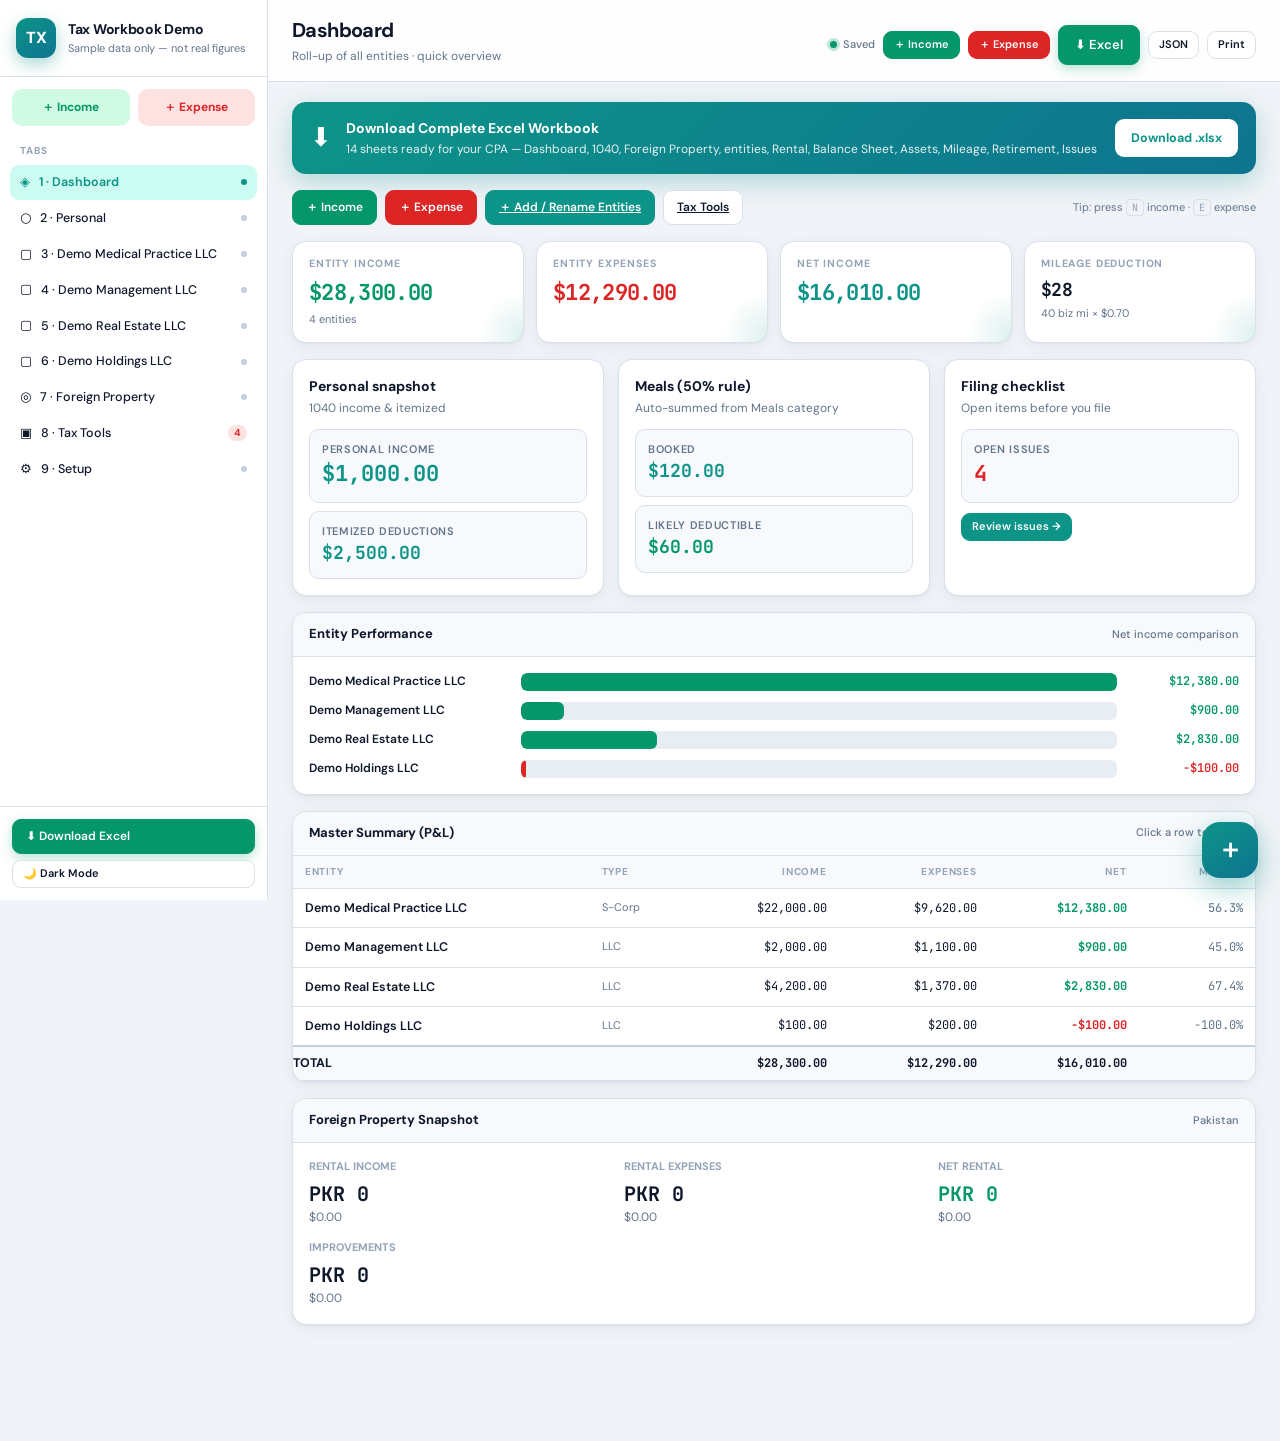
<file: index.html>
<!DOCTYPE html>
<html lang="en" data-theme="light">
<head>
<meta charset="UTF-8">
<meta name="viewport" content="width=device-width, initial-scale=1">
<meta http-equiv="Content-Security-Policy" content="upgrade-insecure-requests">
<title>Dashboard — Tax Workbook Demo</title>
<link rel="preconnect" href="https://fonts.googleapis.com">
<link rel="preconnect" href="https://fonts.gstatic.com" crossorigin>
<link href="https://fonts.googleapis.com/css2?family=DM+Sans:ital,opsz,wght@0,9..40,400;0,9..40,500;0,9..40,600;0,9..40,700;1,9..40,400&family=JetBrains+Mono:wght@400;500;600&display=swap" rel="stylesheet">
<link rel="stylesheet" href="styles.css">
<script src="https://cdn.sheetjs.com/xlsx-0.20.3/package/dist/xlsx.full.min.js"></script>
</head>
<body data-page="dashboard">
<div class="tab-bar"><a href="index.html" class="active">Dashboard</a><a href="personal.html" class="">Personal</a><a href="practice.html" class="">Practice</a><a href="management.html" class="">Management</a><a href="real-estate.html" class="">Real Estate</a><a href="holdings.html" class="">Holdings</a><a href="foreign.html" class="">Foreign</a><a href="tax-tools.html" class="">Tax Tools</a></div>
<div class="shell">
  <aside class="sidebar">
    <div class="brand">
      <div class="logo">TX</div>
      <div>
        <h1>Tax Workbook Demo</h1>
        <p>Sample data only — not real figures</p>
      </div>
    </div>
    <div class="quick-btns">
      <button class="qbtn inc" id="quickIncomeBtn" title="Add income (N)">＋ Income</button>
      <button class="qbtn exp" id="quickExpenseBtn" title="Add expense (E)">＋ Expense</button>
    </div>
    <nav class="nav" id="nav"></nav>
    <div class="sidebar-foot">
      <button class="btn success" id="excelBtnSide" style="width:100%">⬇ Download Excel</button>
      <button class="btn sm" id="themeBtn" style="width:100%">🌙 Dark Mode</button>
    </div>
  </aside>
  <main class="main">
    <header class="topbar">
      <div>
        <h1 id="pageTitle">Dashboard</h1>
        <p id="pageSub">Roll-up of all entities</p>
      </div>
      <div class="actions" id="actions"></div>
    </header>
    <div class="content" id="content"></div>
  </main>
</div>

<div class="fab" id="fab">
  <div class="fab-menu">
    <button class="fab-item inc" data-quick="income">＋ Add Income</button>
    <button class="fab-item exp" data-quick="expense">＋ Add Expense</button>
  </div>
  <button class="fab-main" id="fabMain" title="Quick add">＋</button>
</div>

<div class="modal-back" id="entryModal" role="dialog" aria-modal="true">
  <div class="modal">
    <div class="modal-head">
      <h3 id="entryTitle">Add Transaction</h3>
      <button class="btn sm ghost" id="entryClose">✕</button>
    </div>
    <div class="modal-body">
      <div class="type-toggle">
        <button type="button" class="on inc" data-etype="income" id="etypeInc">↑ Income</button>
        <button type="button" data-etype="expense" id="etypeExp">↓ Expense</button>
      </div>
      <div class="field amount-big">
        <label>Amount ($)</label>
        <input type="number" step="0.01" id="eAmount" placeholder="0.00" autofocus>
      </div>
      <div class="field-row">
        <div class="field">
          <label>Date</label>
          <input type="date" id="eDate">
        </div>
        <div class="field">
          <label>Entity</label>
          <select id="eEntity"></select>
        </div>
      </div>
      <div class="field">
        <label>Category</label>
        <select id="eCategory"></select>
      </div>
      <div class="field">
        <label>Description</label>
        <input type="text" id="eDesc" placeholder="Who / what / source">
      </div>
      <div class="field">
        <label>Notes <span style="font-weight:500;text-transform:none;letter-spacing:0">(optional)</span></label>
        <input type="text" id="eNotes" placeholder="Tax flag, receipt #, etc.">
      </div>
    </div>
    <div class="modal-foot">
      <button class="btn" id="entryCancel">Cancel</button>
      <button class="btn" id="entrySaveAnother">Save &amp; Add Another</button>
      <button class="btn primary" id="entrySave">Save</button>
    </div>
  </div>
</div>

<div class="toast" id="toast"></div>
<input type="file" id="fileInput" accept=".json" style="display:none">
<script src="app.js"></script>
</body>
</html>
</file>
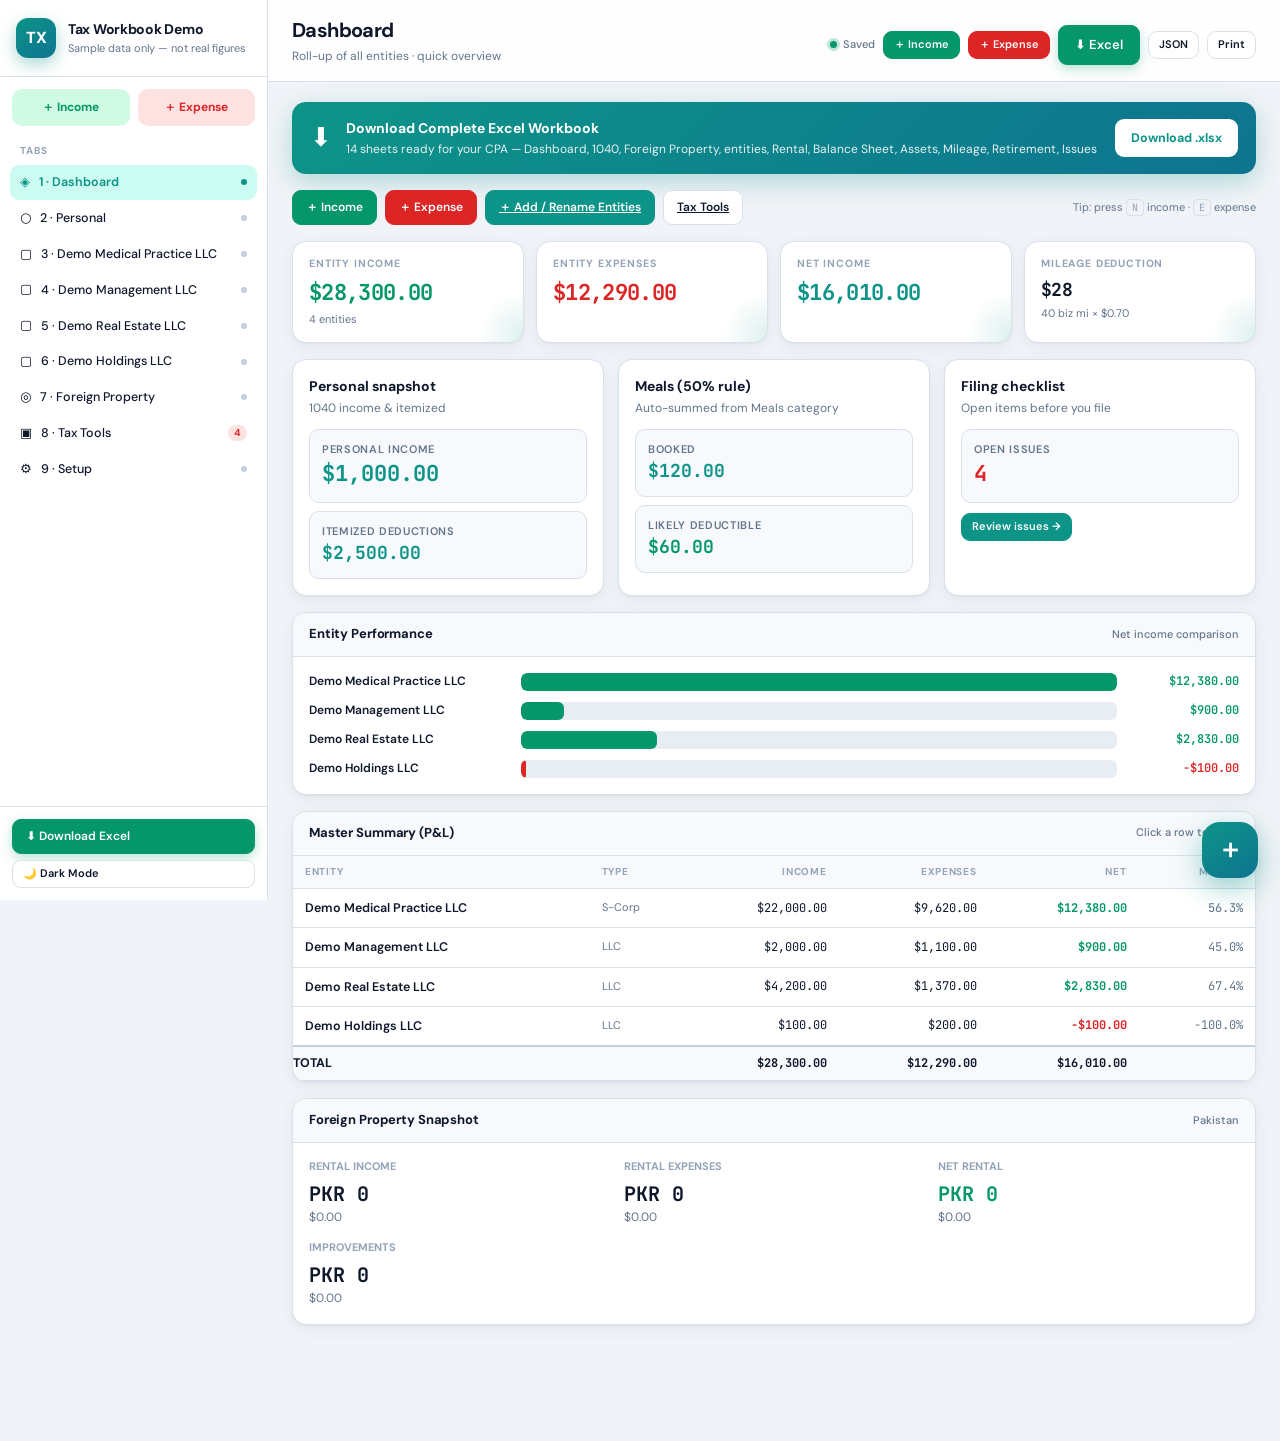
<file: accounting2.html>
<!DOCTYPE html>
<html lang="en"><head>
<meta charset="UTF-8">
<meta http-equiv="refresh" content="0; url=index.html">
<meta http-equiv="Content-Security-Policy" content="upgrade-insecure-requests">
<title>Redirecting…</title>
<link rel="canonical" href="index.html">
</head><body>
<p>Moved to separate tabs — <a href="index.html">open Dashboard</a>.</p>
</body></html>
</file>
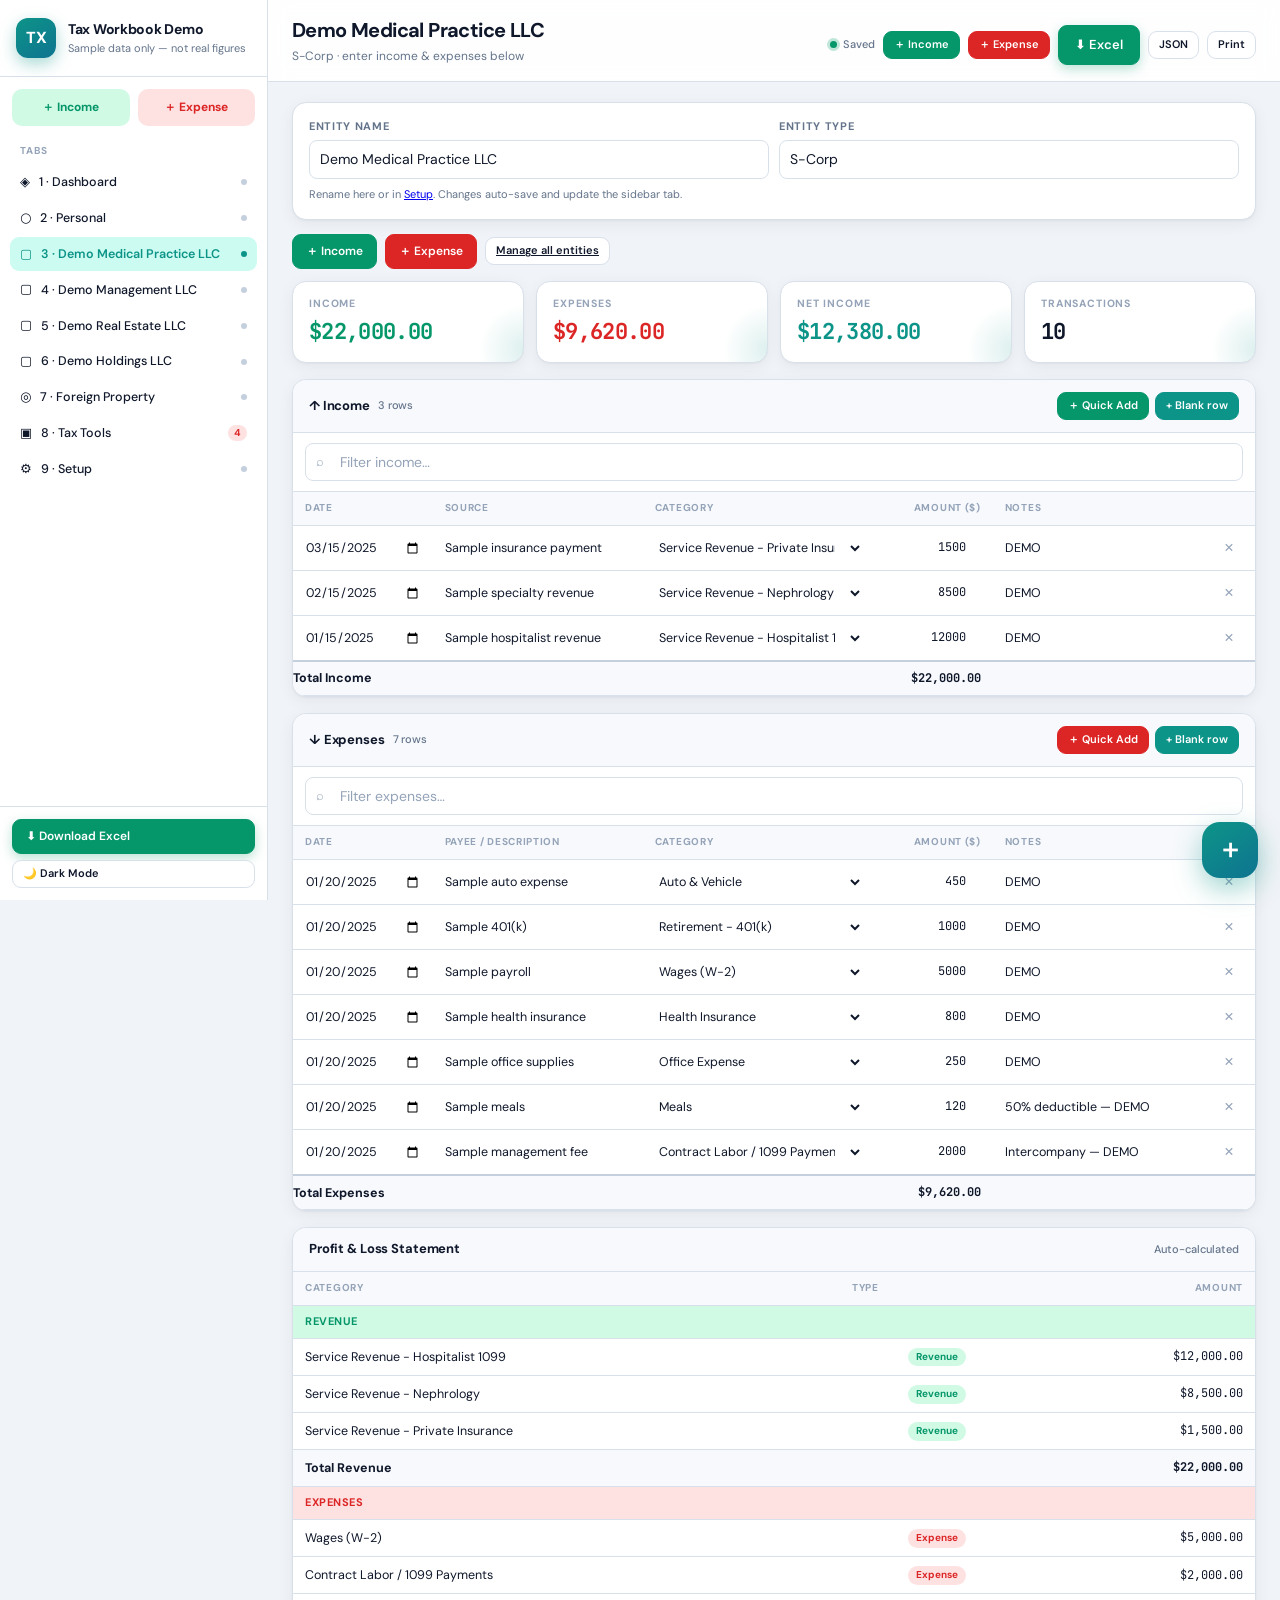
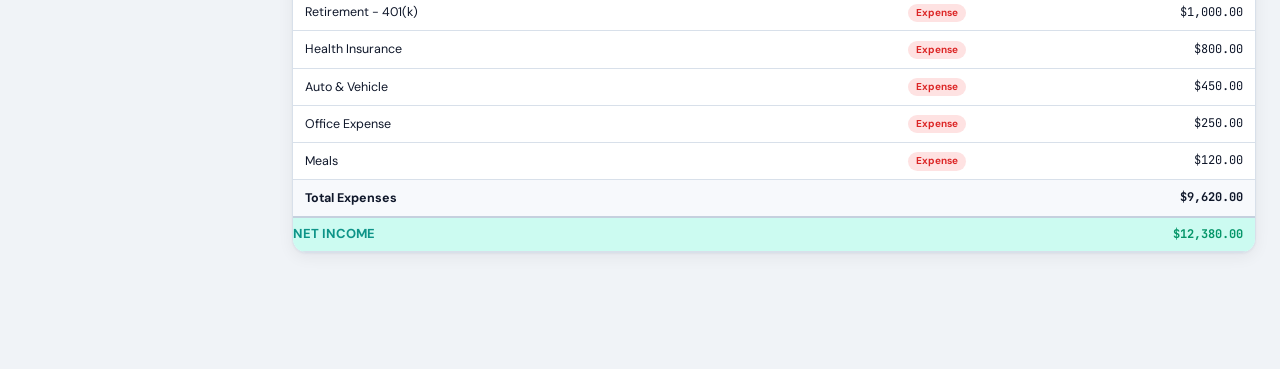
<file: entity.html>
<!DOCTYPE html>
<html lang="en" data-theme="light">
<head>
<meta charset="UTF-8">
<meta name="viewport" content="width=device-width, initial-scale=1">
<meta http-equiv="Content-Security-Policy" content="upgrade-insecure-requests">
<title>Entity — Tax Workbook Demo</title>
<link rel="preconnect" href="https://fonts.googleapis.com">
<link rel="preconnect" href="https://fonts.gstatic.com" crossorigin>
<link href="https://fonts.googleapis.com/css2?family=DM+Sans:ital,opsz,wght@0,9..40,400;0,9..40,500;0,9..40,600;0,9..40,700;1,9..40,400&family=JetBrains+Mono:wght@400;500;600&display=swap" rel="stylesheet">
<link rel="stylesheet" href="styles.css">
<script src="https://cdn.sheetjs.com/xlsx-0.20.3/package/dist/xlsx.full.min.js"></script>
</head>
<body data-page="entity">
<div class="tab-bar"><a href="index.html" class="">Dashboard</a><a href="personal.html" class="">Personal</a><a href="practice.html" class="active">Practice</a><a href="management.html" class="">Management</a><a href="real-estate.html" class="">Real Estate</a><a href="holdings.html" class="">Holdings</a><a href="foreign.html" class="">Foreign</a><a href="tax-tools.html" class="">Tax Tools</a></div>
<div class="shell">
  <aside class="sidebar">
    <div class="brand">
      <div class="logo">TX</div>
      <div>
        <h1>Tax Workbook Demo</h1>
        <p>Sample data only — not real figures</p>
      </div>
    </div>
    <div class="quick-btns">
      <button class="qbtn inc" id="quickIncomeBtn" title="Add income (N)">＋ Income</button>
      <button class="qbtn exp" id="quickExpenseBtn" title="Add expense (E)">＋ Expense</button>
    </div>
    <nav class="nav" id="nav"></nav>
    <div class="sidebar-foot">
      <button class="btn success" id="excelBtnSide" style="width:100%">⬇ Download Excel</button>
      <button class="btn sm" id="themeBtn" style="width:100%">🌙 Dark Mode</button>
    </div>
  </aside>
  <main class="main">
    <header class="topbar">
      <div>
        <h1 id="pageTitle">Entity</h1>
        <p id="pageSub">Loading…</p>
      </div>
      <div class="actions" id="actions"></div>
    </header>
    <div class="content" id="content"></div>
  </main>
</div>

<div class="fab" id="fab">
  <div class="fab-menu">
    <button class="fab-item inc" data-quick="income">＋ Add Income</button>
    <button class="fab-item exp" data-quick="expense">＋ Add Expense</button>
  </div>
  <button class="fab-main" id="fabMain" title="Quick add">＋</button>
</div>

<div class="modal-back" id="entryModal" role="dialog" aria-modal="true">
  <div class="modal">
    <div class="modal-head">
      <h3 id="entryTitle">Add Transaction</h3>
      <button class="btn sm ghost" id="entryClose">✕</button>
    </div>
    <div class="modal-body">
      <div class="type-toggle">
        <button type="button" class="on inc" data-etype="income" id="etypeInc">↑ Income</button>
        <button type="button" data-etype="expense" id="etypeExp">↓ Expense</button>
      </div>
      <div class="field amount-big">
        <label>Amount ($)</label>
        <input type="number" step="0.01" id="eAmount" placeholder="0.00" autofocus>
      </div>
      <div class="field-row">
        <div class="field">
          <label>Date</label>
          <input type="date" id="eDate">
        </div>
        <div class="field">
          <label>Entity</label>
          <select id="eEntity"></select>
        </div>
      </div>
      <div class="field">
        <label>Category</label>
        <select id="eCategory"></select>
      </div>
      <div class="field">
        <label>Description</label>
        <input type="text" id="eDesc" placeholder="Who / what / source">
      </div>
      <div class="field">
        <label>Notes <span style="font-weight:500;text-transform:none;letter-spacing:0">(optional)</span></label>
        <input type="text" id="eNotes" placeholder="Tax flag, receipt #, etc.">
      </div>
    </div>
    <div class="modal-foot">
      <button class="btn" id="entryCancel">Cancel</button>
      <button class="btn" id="entrySaveAnother">Save &amp; Add Another</button>
      <button class="btn primary" id="entrySave">Save</button>
    </div>
  </div>
</div>

<div class="toast" id="toast"></div>
<input type="file" id="fileInput" accept=".json" style="display:none">
<script src="app.js"></script>
</body>
</html>
</file>
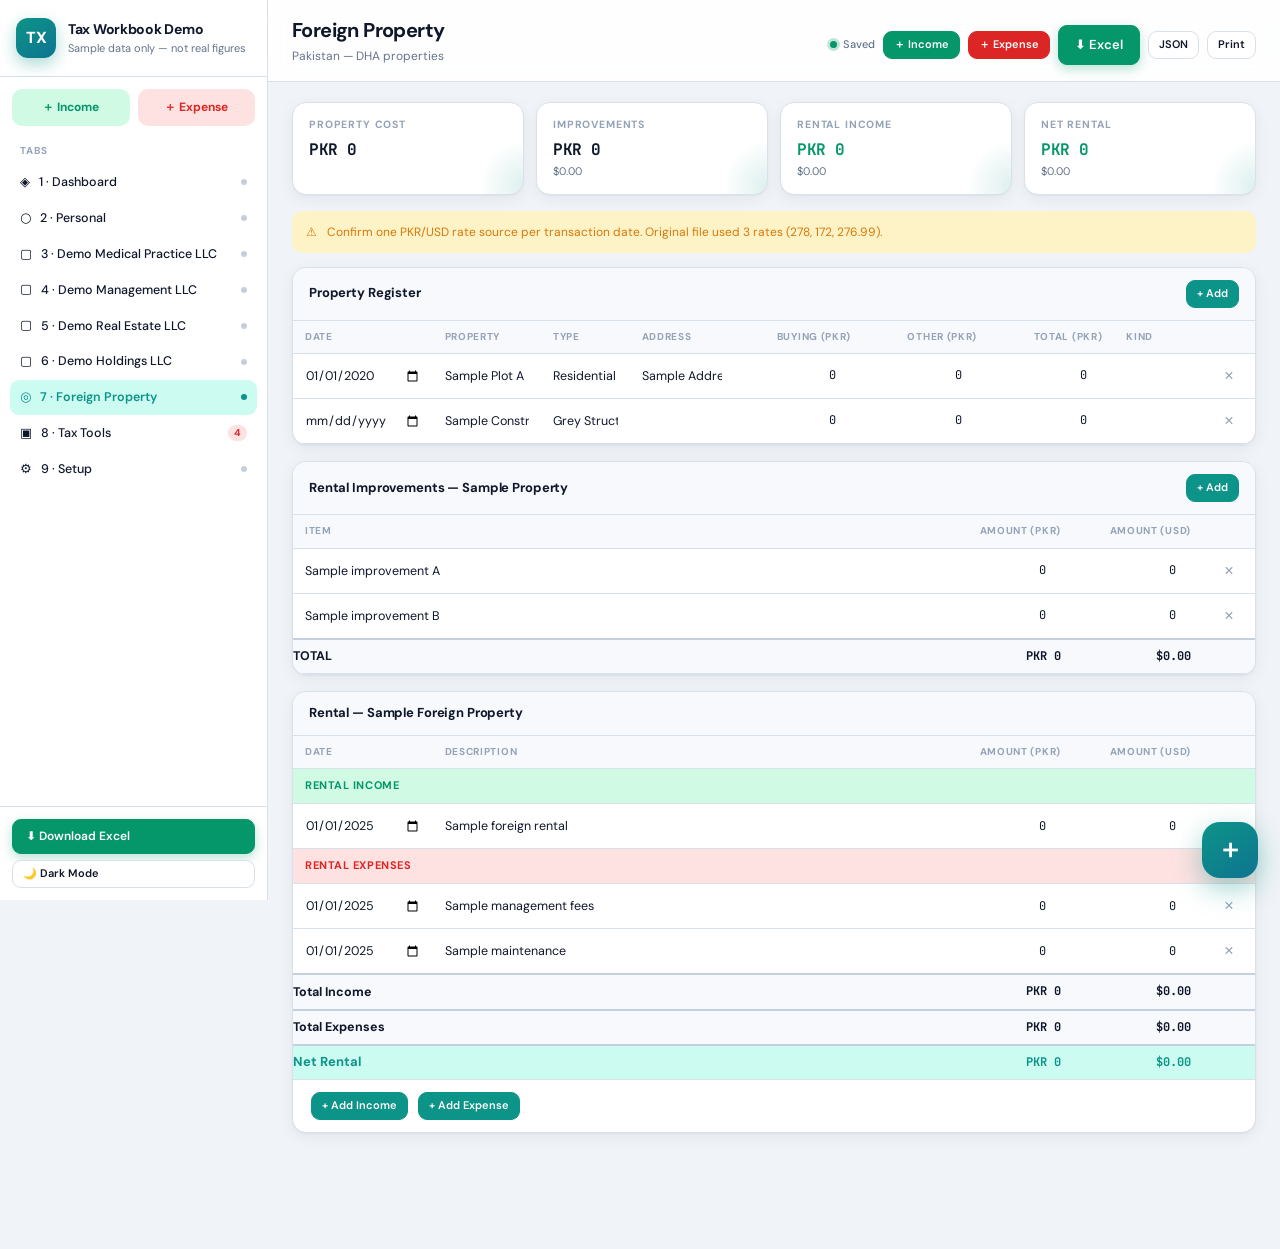
<file: foreign.html>
<!DOCTYPE html>
<html lang="en" data-theme="light">
<head>
<meta charset="UTF-8">
<meta name="viewport" content="width=device-width, initial-scale=1">
<meta http-equiv="Content-Security-Policy" content="upgrade-insecure-requests">
<title>Foreign Property — Tax Workbook Demo</title>
<link rel="preconnect" href="https://fonts.googleapis.com">
<link rel="preconnect" href="https://fonts.gstatic.com" crossorigin>
<link href="https://fonts.googleapis.com/css2?family=DM+Sans:ital,opsz,wght@0,9..40,400;0,9..40,500;0,9..40,600;0,9..40,700;1,9..40,400&family=JetBrains+Mono:wght@400;500;600&display=swap" rel="stylesheet">
<link rel="stylesheet" href="styles.css">
<script src="https://cdn.sheetjs.com/xlsx-0.20.3/package/dist/xlsx.full.min.js"></script>
</head>
<body data-page="foreign">
<div class="tab-bar"><a href="index.html" class="">Dashboard</a><a href="personal.html" class="">Personal</a><a href="practice.html" class="">Practice</a><a href="management.html" class="">Management</a><a href="real-estate.html" class="">Real Estate</a><a href="holdings.html" class="">Holdings</a><a href="foreign.html" class="active">Foreign</a><a href="tax-tools.html" class="">Tax Tools</a></div>
<div class="shell">
  <aside class="sidebar">
    <div class="brand">
      <div class="logo">TX</div>
      <div>
        <h1>Tax Workbook Demo</h1>
        <p>Sample data only — not real figures</p>
      </div>
    </div>
    <div class="quick-btns">
      <button class="qbtn inc" id="quickIncomeBtn" title="Add income (N)">＋ Income</button>
      <button class="qbtn exp" id="quickExpenseBtn" title="Add expense (E)">＋ Expense</button>
    </div>
    <nav class="nav" id="nav"></nav>
    <div class="sidebar-foot">
      <button class="btn success" id="excelBtnSide" style="width:100%">⬇ Download Excel</button>
      <button class="btn sm" id="themeBtn" style="width:100%">🌙 Dark Mode</button>
    </div>
  </aside>
  <main class="main">
    <header class="topbar">
      <div>
        <h1 id="pageTitle">Foreign Property</h1>
        <p id="pageSub">Foreign property worksheet — sample only</p>
      </div>
      <div class="actions" id="actions"></div>
    </header>
    <div class="content" id="content"></div>
  </main>
</div>

<div class="fab" id="fab">
  <div class="fab-menu">
    <button class="fab-item inc" data-quick="income">＋ Add Income</button>
    <button class="fab-item exp" data-quick="expense">＋ Add Expense</button>
  </div>
  <button class="fab-main" id="fabMain" title="Quick add">＋</button>
</div>

<div class="modal-back" id="entryModal" role="dialog" aria-modal="true">
  <div class="modal">
    <div class="modal-head">
      <h3 id="entryTitle">Add Transaction</h3>
      <button class="btn sm ghost" id="entryClose">✕</button>
    </div>
    <div class="modal-body">
      <div class="type-toggle">
        <button type="button" class="on inc" data-etype="income" id="etypeInc">↑ Income</button>
        <button type="button" data-etype="expense" id="etypeExp">↓ Expense</button>
      </div>
      <div class="field amount-big">
        <label>Amount ($)</label>
        <input type="number" step="0.01" id="eAmount" placeholder="0.00" autofocus>
      </div>
      <div class="field-row">
        <div class="field">
          <label>Date</label>
          <input type="date" id="eDate">
        </div>
        <div class="field">
          <label>Entity</label>
          <select id="eEntity"></select>
        </div>
      </div>
      <div class="field">
        <label>Category</label>
        <select id="eCategory"></select>
      </div>
      <div class="field">
        <label>Description</label>
        <input type="text" id="eDesc" placeholder="Who / what / source">
      </div>
      <div class="field">
        <label>Notes <span style="font-weight:500;text-transform:none;letter-spacing:0">(optional)</span></label>
        <input type="text" id="eNotes" placeholder="Tax flag, receipt #, etc.">
      </div>
    </div>
    <div class="modal-foot">
      <button class="btn" id="entryCancel">Cancel</button>
      <button class="btn" id="entrySaveAnother">Save &amp; Add Another</button>
      <button class="btn primary" id="entrySave">Save</button>
    </div>
  </div>
</div>

<div class="toast" id="toast"></div>
<input type="file" id="fileInput" accept=".json" style="display:none">
<script src="app.js"></script>
</body>
</html>
</file>
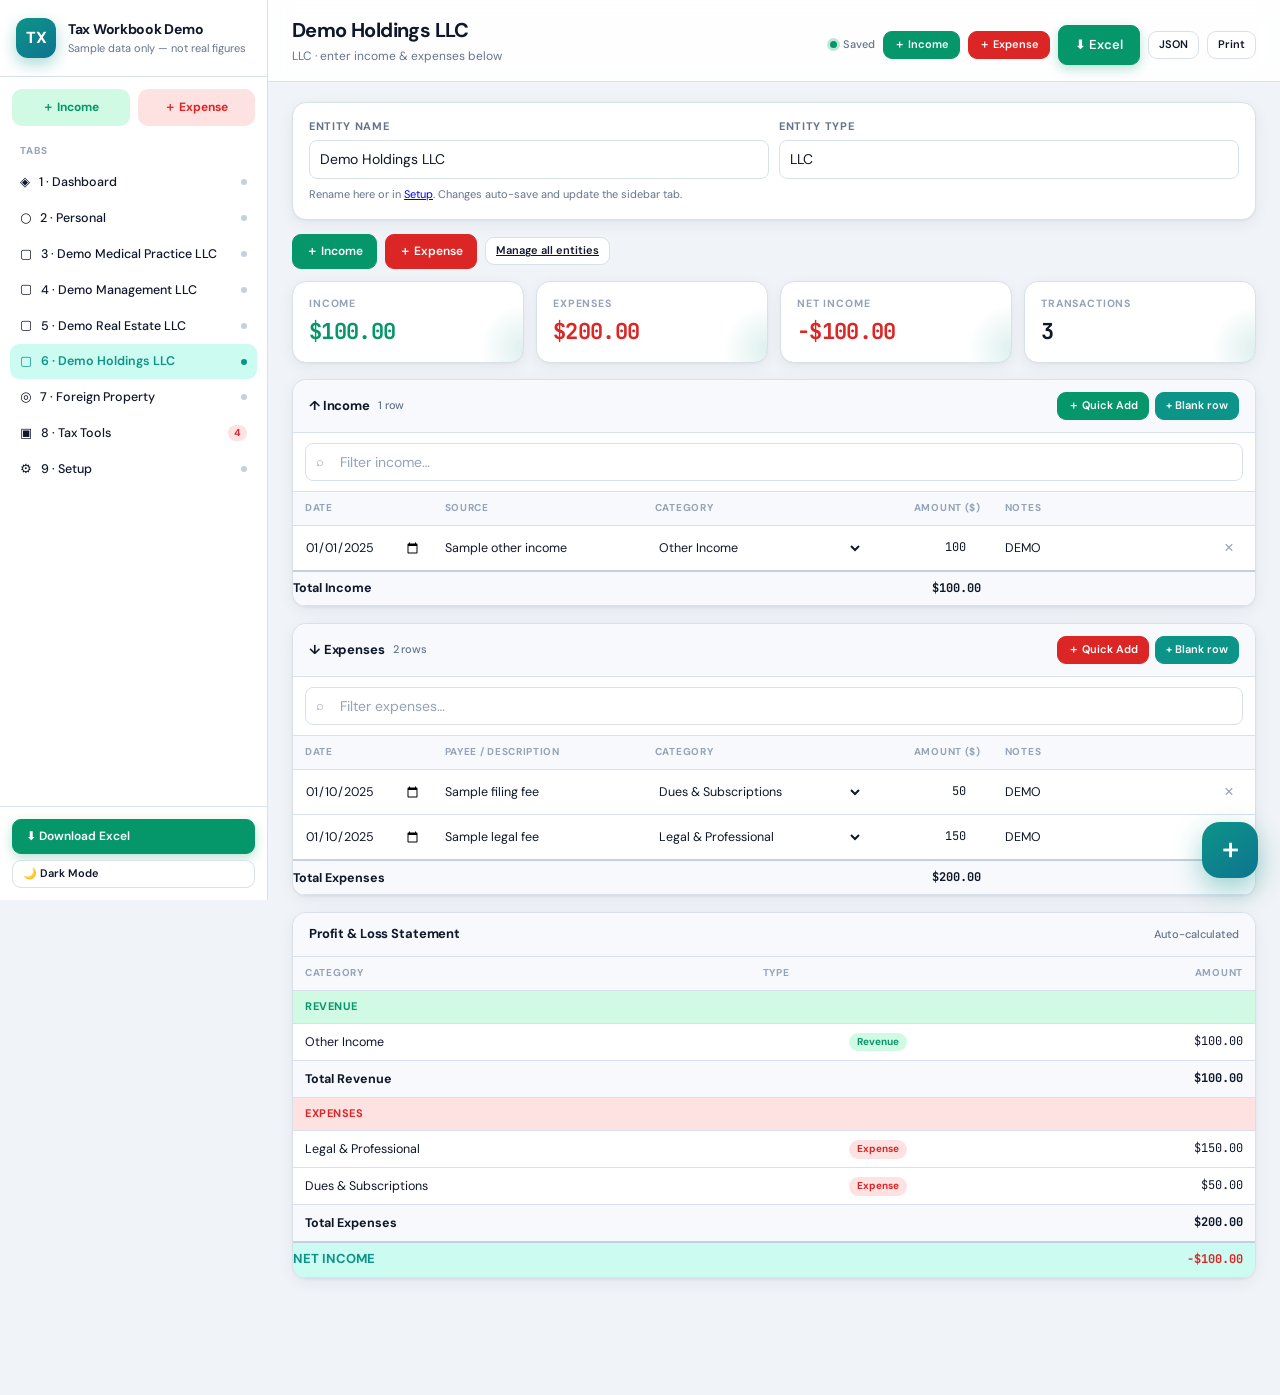
<file: holdings.html>
<!DOCTYPE html>
<html lang="en" data-theme="light">
<head>
<meta charset="UTF-8">
<meta name="viewport" content="width=device-width, initial-scale=1">
<meta http-equiv="Content-Security-Policy" content="upgrade-insecure-requests">
<title>Holdings — Tax Workbook Demo</title>
<link rel="preconnect" href="https://fonts.googleapis.com">
<link rel="preconnect" href="https://fonts.gstatic.com" crossorigin>
<link href="https://fonts.googleapis.com/css2?family=DM+Sans:ital,opsz,wght@0,9..40,400;0,9..40,500;0,9..40,600;0,9..40,700;1,9..40,400&family=JetBrains+Mono:wght@400;500;600&display=swap" rel="stylesheet">
<link rel="stylesheet" href="styles.css">
<script src="https://cdn.sheetjs.com/xlsx-0.20.3/package/dist/xlsx.full.min.js"></script>
</head>
<body data-page="holdco">
<div class="tab-bar"><a href="index.html" class="">Dashboard</a><a href="personal.html" class="">Personal</a><a href="practice.html" class="">Practice</a><a href="management.html" class="">Management</a><a href="real-estate.html" class="">Real Estate</a><a href="holdings.html" class="active">Holdings</a><a href="foreign.html" class="">Foreign</a><a href="tax-tools.html" class="">Tax Tools</a></div>
<div class="shell">
  <aside class="sidebar">
    <div class="brand">
      <div class="logo">TX</div>
      <div>
        <h1>Tax Workbook Demo</h1>
        <p>Sample data only — not real figures</p>
      </div>
    </div>
    <div class="quick-btns">
      <button class="qbtn inc" id="quickIncomeBtn" title="Add income (N)">＋ Income</button>
      <button class="qbtn exp" id="quickExpenseBtn" title="Add expense (E)">＋ Expense</button>
    </div>
    <nav class="nav" id="nav"></nav>
    <div class="sidebar-foot">
      <button class="btn success" id="excelBtnSide" style="width:100%">⬇ Download Excel</button>
      <button class="btn sm" id="themeBtn" style="width:100%">🌙 Dark Mode</button>
    </div>
  </aside>
  <main class="main">
    <header class="topbar">
      <div>
        <h1 id="pageTitle">Holdings</h1>
        <p id="pageSub">Demo Holdings LLC</p>
      </div>
      <div class="actions" id="actions"></div>
    </header>
    <div class="content" id="content"></div>
  </main>
</div>

<div class="fab" id="fab">
  <div class="fab-menu">
    <button class="fab-item inc" data-quick="income">＋ Add Income</button>
    <button class="fab-item exp" data-quick="expense">＋ Add Expense</button>
  </div>
  <button class="fab-main" id="fabMain" title="Quick add">＋</button>
</div>

<div class="modal-back" id="entryModal" role="dialog" aria-modal="true">
  <div class="modal">
    <div class="modal-head">
      <h3 id="entryTitle">Add Transaction</h3>
      <button class="btn sm ghost" id="entryClose">✕</button>
    </div>
    <div class="modal-body">
      <div class="type-toggle">
        <button type="button" class="on inc" data-etype="income" id="etypeInc">↑ Income</button>
        <button type="button" data-etype="expense" id="etypeExp">↓ Expense</button>
      </div>
      <div class="field amount-big">
        <label>Amount ($)</label>
        <input type="number" step="0.01" id="eAmount" placeholder="0.00" autofocus>
      </div>
      <div class="field-row">
        <div class="field">
          <label>Date</label>
          <input type="date" id="eDate">
        </div>
        <div class="field">
          <label>Entity</label>
          <select id="eEntity"></select>
        </div>
      </div>
      <div class="field">
        <label>Category</label>
        <select id="eCategory"></select>
      </div>
      <div class="field">
        <label>Description</label>
        <input type="text" id="eDesc" placeholder="Who / what / source">
      </div>
      <div class="field">
        <label>Notes <span style="font-weight:500;text-transform:none;letter-spacing:0">(optional)</span></label>
        <input type="text" id="eNotes" placeholder="Tax flag, receipt #, etc.">
      </div>
    </div>
    <div class="modal-foot">
      <button class="btn" id="entryCancel">Cancel</button>
      <button class="btn" id="entrySaveAnother">Save &amp; Add Another</button>
      <button class="btn primary" id="entrySave">Save</button>
    </div>
  </div>
</div>

<div class="toast" id="toast"></div>
<input type="file" id="fileInput" accept=".json" style="display:none">
<script src="app.js"></script>
</body>
</html>
</file>
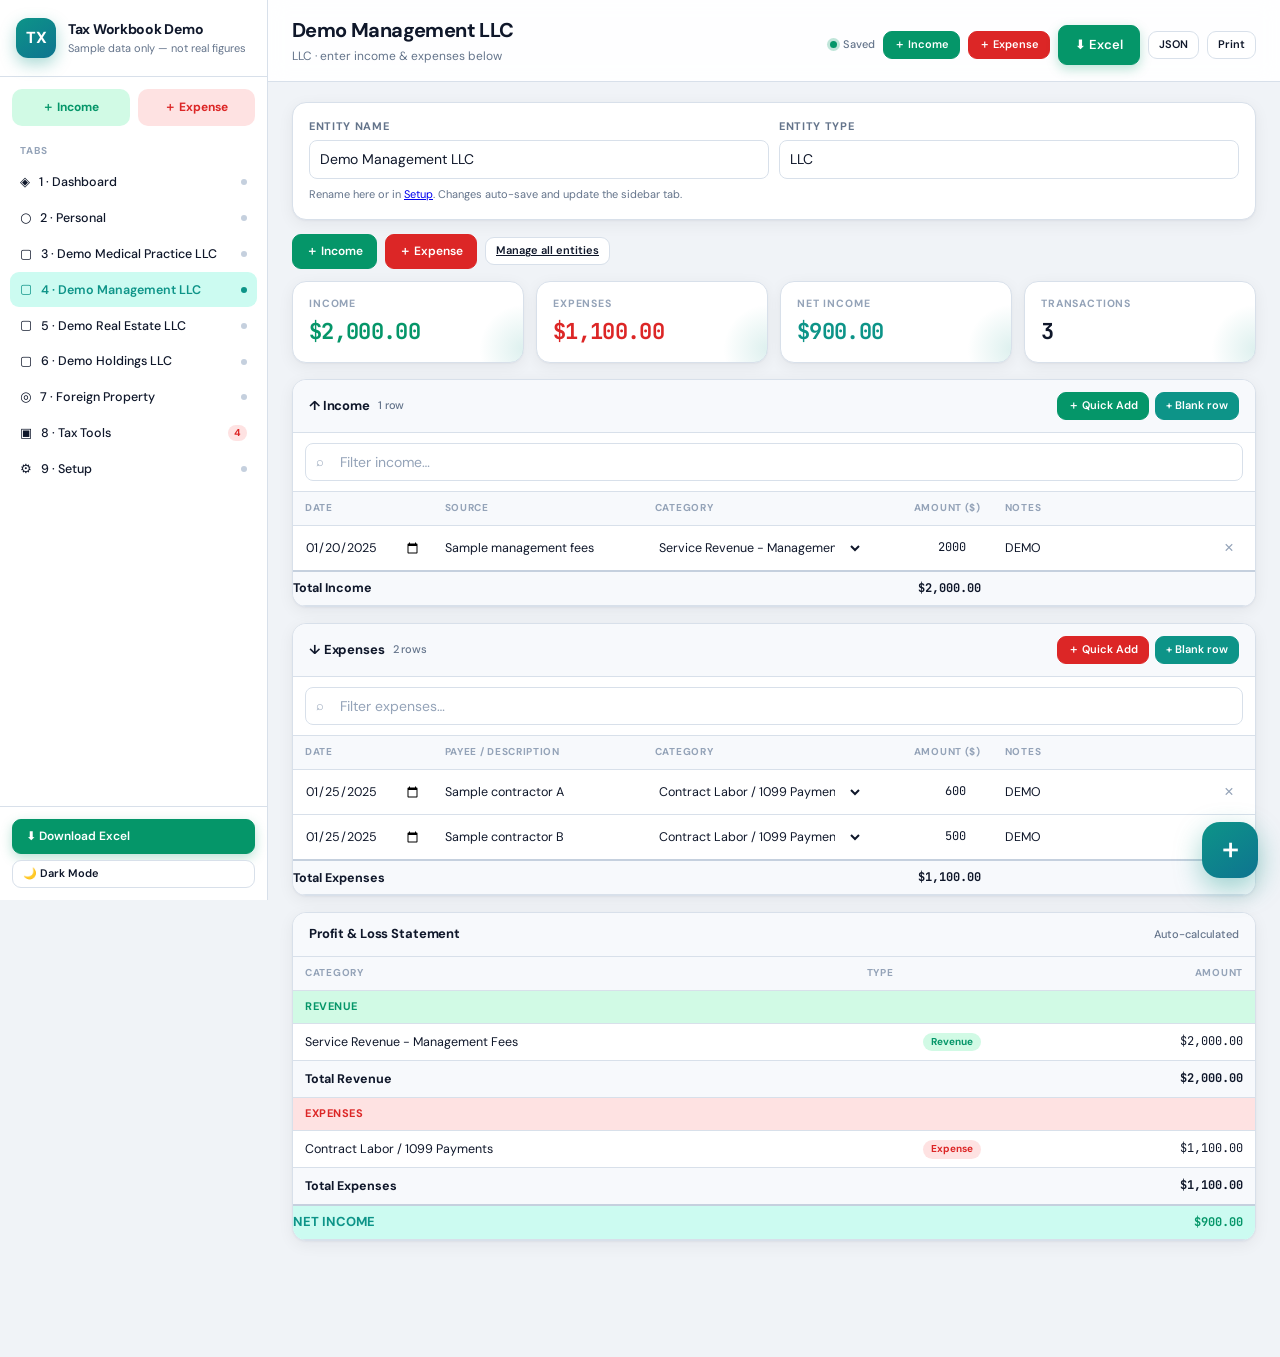
<file: management.html>
<!DOCTYPE html>
<html lang="en" data-theme="light">
<head>
<meta charset="UTF-8">
<meta name="viewport" content="width=device-width, initial-scale=1">
<meta http-equiv="Content-Security-Policy" content="upgrade-insecure-requests">
<title>Management — Tax Workbook Demo</title>
<link rel="preconnect" href="https://fonts.googleapis.com">
<link rel="preconnect" href="https://fonts.gstatic.com" crossorigin>
<link href="https://fonts.googleapis.com/css2?family=DM+Sans:ital,opsz,wght@0,9..40,400;0,9..40,500;0,9..40,600;0,9..40,700;1,9..40,400&family=JetBrains+Mono:wght@400;500;600&display=swap" rel="stylesheet">
<link rel="stylesheet" href="styles.css">
<script src="https://cdn.sheetjs.com/xlsx-0.20.3/package/dist/xlsx.full.min.js"></script>
</head>
<body data-page="mgmt">
<div class="tab-bar"><a href="index.html" class="">Dashboard</a><a href="personal.html" class="">Personal</a><a href="practice.html" class="">Practice</a><a href="management.html" class="active">Management</a><a href="real-estate.html" class="">Real Estate</a><a href="holdings.html" class="">Holdings</a><a href="foreign.html" class="">Foreign</a><a href="tax-tools.html" class="">Tax Tools</a></div>
<div class="shell">
  <aside class="sidebar">
    <div class="brand">
      <div class="logo">TX</div>
      <div>
        <h1>Tax Workbook Demo</h1>
        <p>Sample data only — not real figures</p>
      </div>
    </div>
    <div class="quick-btns">
      <button class="qbtn inc" id="quickIncomeBtn" title="Add income (N)">＋ Income</button>
      <button class="qbtn exp" id="quickExpenseBtn" title="Add expense (E)">＋ Expense</button>
    </div>
    <nav class="nav" id="nav"></nav>
    <div class="sidebar-foot">
      <button class="btn success" id="excelBtnSide" style="width:100%">⬇ Download Excel</button>
      <button class="btn sm" id="themeBtn" style="width:100%">🌙 Dark Mode</button>
    </div>
  </aside>
  <main class="main">
    <header class="topbar">
      <div>
        <h1 id="pageTitle">Management</h1>
        <p id="pageSub">Demo Management LLC</p>
      </div>
      <div class="actions" id="actions"></div>
    </header>
    <div class="content" id="content"></div>
  </main>
</div>

<div class="fab" id="fab">
  <div class="fab-menu">
    <button class="fab-item inc" data-quick="income">＋ Add Income</button>
    <button class="fab-item exp" data-quick="expense">＋ Add Expense</button>
  </div>
  <button class="fab-main" id="fabMain" title="Quick add">＋</button>
</div>

<div class="modal-back" id="entryModal" role="dialog" aria-modal="true">
  <div class="modal">
    <div class="modal-head">
      <h3 id="entryTitle">Add Transaction</h3>
      <button class="btn sm ghost" id="entryClose">✕</button>
    </div>
    <div class="modal-body">
      <div class="type-toggle">
        <button type="button" class="on inc" data-etype="income" id="etypeInc">↑ Income</button>
        <button type="button" data-etype="expense" id="etypeExp">↓ Expense</button>
      </div>
      <div class="field amount-big">
        <label>Amount ($)</label>
        <input type="number" step="0.01" id="eAmount" placeholder="0.00" autofocus>
      </div>
      <div class="field-row">
        <div class="field">
          <label>Date</label>
          <input type="date" id="eDate">
        </div>
        <div class="field">
          <label>Entity</label>
          <select id="eEntity"></select>
        </div>
      </div>
      <div class="field">
        <label>Category</label>
        <select id="eCategory"></select>
      </div>
      <div class="field">
        <label>Description</label>
        <input type="text" id="eDesc" placeholder="Who / what / source">
      </div>
      <div class="field">
        <label>Notes <span style="font-weight:500;text-transform:none;letter-spacing:0">(optional)</span></label>
        <input type="text" id="eNotes" placeholder="Tax flag, receipt #, etc.">
      </div>
    </div>
    <div class="modal-foot">
      <button class="btn" id="entryCancel">Cancel</button>
      <button class="btn" id="entrySaveAnother">Save &amp; Add Another</button>
      <button class="btn primary" id="entrySave">Save</button>
    </div>
  </div>
</div>

<div class="toast" id="toast"></div>
<input type="file" id="fileInput" accept=".json" style="display:none">
<script src="app.js"></script>
</body>
</html>
</file>
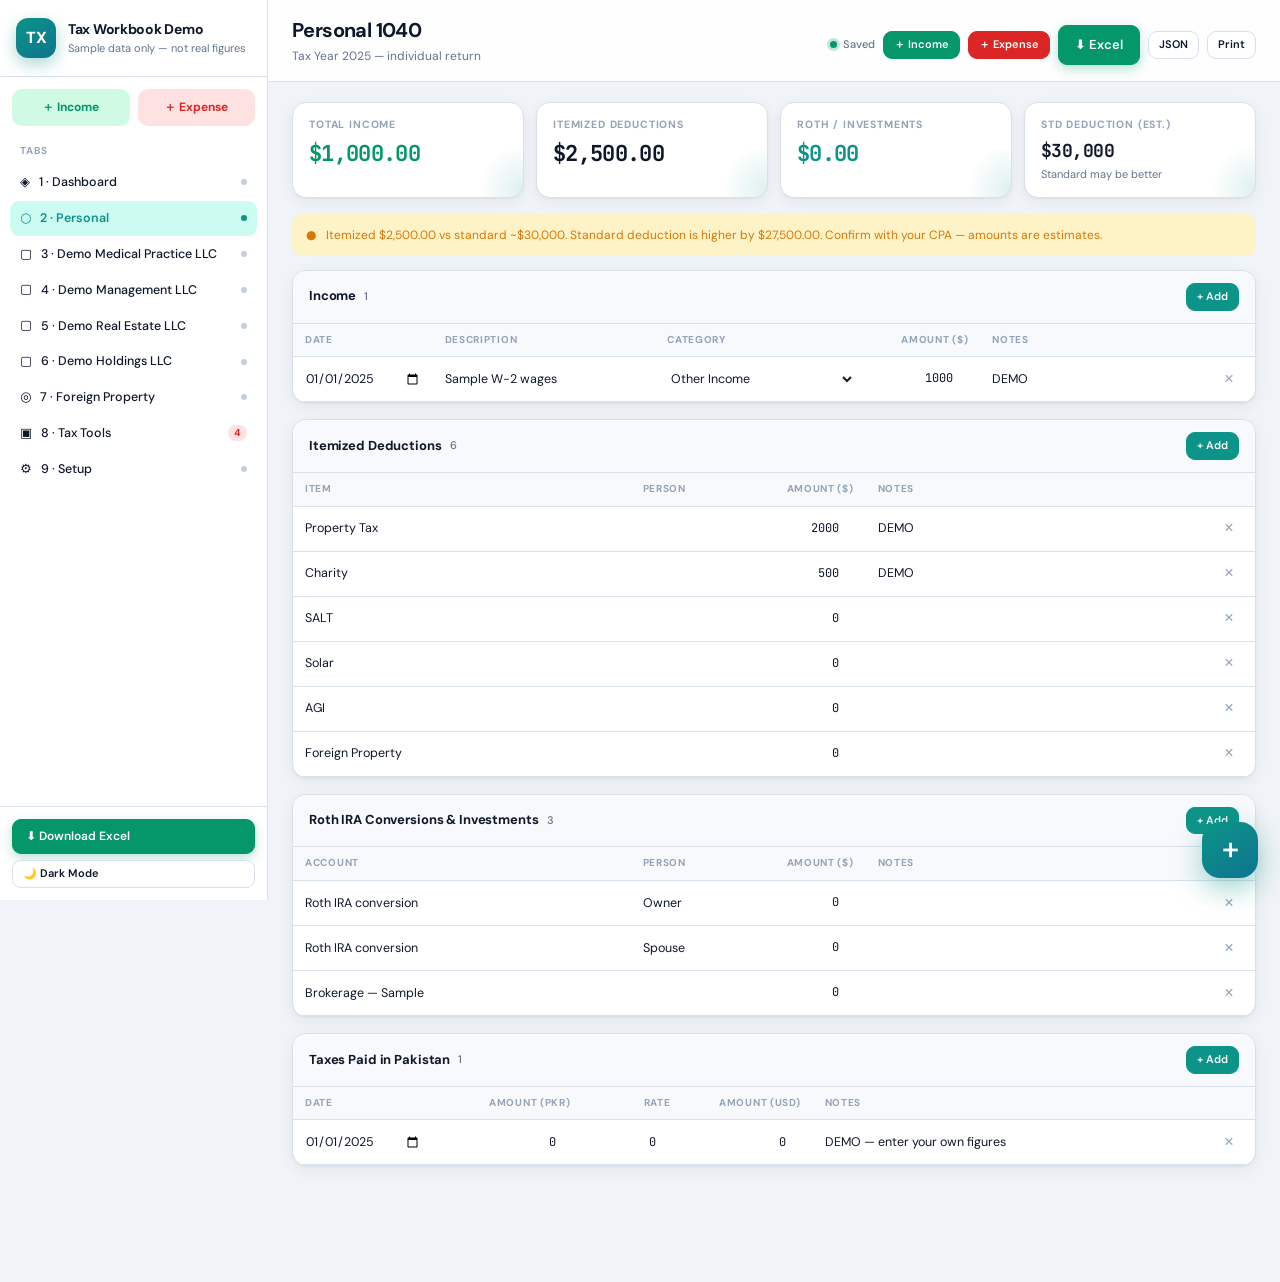
<file: personal.html>
<!DOCTYPE html>
<html lang="en" data-theme="light">
<head>
<meta charset="UTF-8">
<meta name="viewport" content="width=device-width, initial-scale=1">
<meta http-equiv="Content-Security-Policy" content="upgrade-insecure-requests">
<title>Personal 1040 — Tax Workbook Demo</title>
<link rel="preconnect" href="https://fonts.googleapis.com">
<link rel="preconnect" href="https://fonts.gstatic.com" crossorigin>
<link href="https://fonts.googleapis.com/css2?family=DM+Sans:ital,opsz,wght@0,9..40,400;0,9..40,500;0,9..40,600;0,9..40,700;1,9..40,400&family=JetBrains+Mono:wght@400;500;600&display=swap" rel="stylesheet">
<link rel="stylesheet" href="styles.css">
<script src="https://cdn.sheetjs.com/xlsx-0.20.3/package/dist/xlsx.full.min.js"></script>
</head>
<body data-page="personal">
<div class="tab-bar"><a href="index.html" class="">Dashboard</a><a href="personal.html" class="active">Personal</a><a href="practice.html" class="">Practice</a><a href="management.html" class="">Management</a><a href="real-estate.html" class="">Real Estate</a><a href="holdings.html" class="">Holdings</a><a href="foreign.html" class="">Foreign</a><a href="tax-tools.html" class="">Tax Tools</a></div>
<div class="shell">
  <aside class="sidebar">
    <div class="brand">
      <div class="logo">TX</div>
      <div>
        <h1>Tax Workbook Demo</h1>
        <p>Sample data only — not real figures</p>
      </div>
    </div>
    <div class="quick-btns">
      <button class="qbtn inc" id="quickIncomeBtn" title="Add income (N)">＋ Income</button>
      <button class="qbtn exp" id="quickExpenseBtn" title="Add expense (E)">＋ Expense</button>
    </div>
    <nav class="nav" id="nav"></nav>
    <div class="sidebar-foot">
      <button class="btn success" id="excelBtnSide" style="width:100%">⬇ Download Excel</button>
      <button class="btn sm" id="themeBtn" style="width:100%">🌙 Dark Mode</button>
    </div>
  </aside>
  <main class="main">
    <header class="topbar">
      <div>
        <h1 id="pageTitle">Personal 1040</h1>
        <p id="pageSub">Individual return — sample data only</p>
      </div>
      <div class="actions" id="actions"></div>
    </header>
    <div class="content" id="content"></div>
  </main>
</div>

<div class="fab" id="fab">
  <div class="fab-menu">
    <button class="fab-item inc" data-quick="income">＋ Add Income</button>
    <button class="fab-item exp" data-quick="expense">＋ Add Expense</button>
  </div>
  <button class="fab-main" id="fabMain" title="Quick add">＋</button>
</div>

<div class="modal-back" id="entryModal" role="dialog" aria-modal="true">
  <div class="modal">
    <div class="modal-head">
      <h3 id="entryTitle">Add Transaction</h3>
      <button class="btn sm ghost" id="entryClose">✕</button>
    </div>
    <div class="modal-body">
      <div class="type-toggle">
        <button type="button" class="on inc" data-etype="income" id="etypeInc">↑ Income</button>
        <button type="button" data-etype="expense" id="etypeExp">↓ Expense</button>
      </div>
      <div class="field amount-big">
        <label>Amount ($)</label>
        <input type="number" step="0.01" id="eAmount" placeholder="0.00" autofocus>
      </div>
      <div class="field-row">
        <div class="field">
          <label>Date</label>
          <input type="date" id="eDate">
        </div>
        <div class="field">
          <label>Entity</label>
          <select id="eEntity"></select>
        </div>
      </div>
      <div class="field">
        <label>Category</label>
        <select id="eCategory"></select>
      </div>
      <div class="field">
        <label>Description</label>
        <input type="text" id="eDesc" placeholder="Who / what / source">
      </div>
      <div class="field">
        <label>Notes <span style="font-weight:500;text-transform:none;letter-spacing:0">(optional)</span></label>
        <input type="text" id="eNotes" placeholder="Tax flag, receipt #, etc.">
      </div>
    </div>
    <div class="modal-foot">
      <button class="btn" id="entryCancel">Cancel</button>
      <button class="btn" id="entrySaveAnother">Save &amp; Add Another</button>
      <button class="btn primary" id="entrySave">Save</button>
    </div>
  </div>
</div>

<div class="toast" id="toast"></div>
<input type="file" id="fileInput" accept=".json" style="display:none">
<script src="app.js"></script>
</body>
</html>
</file>
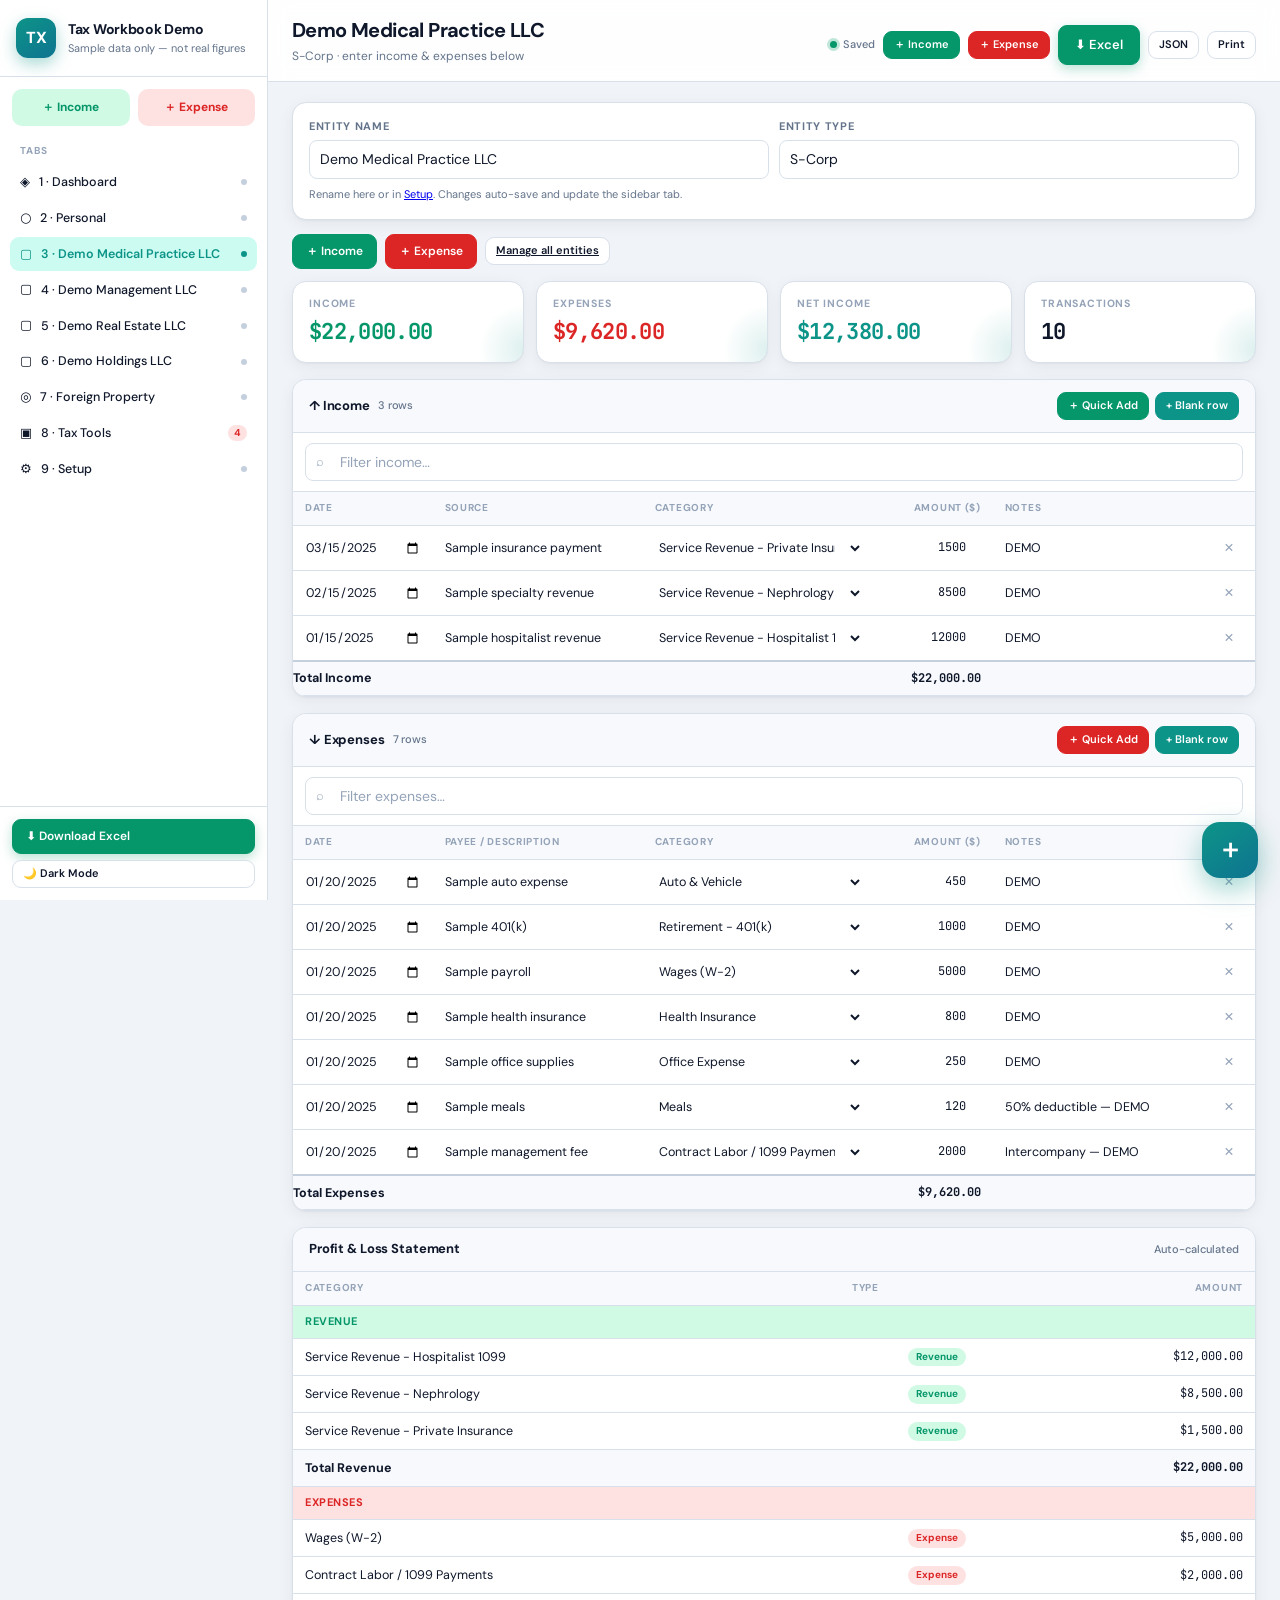
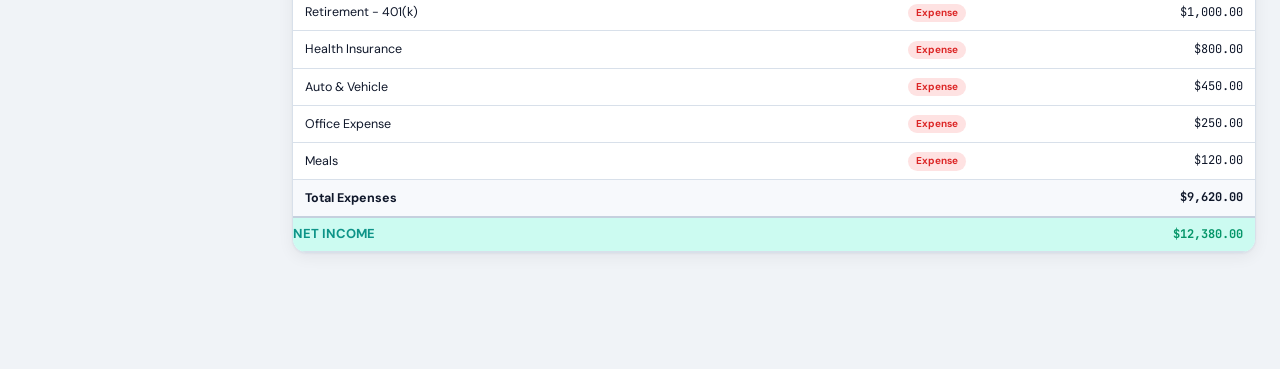
<file: practice.html>
<!DOCTYPE html>
<html lang="en" data-theme="light">
<head>
<meta charset="UTF-8">
<meta name="viewport" content="width=device-width, initial-scale=1">
<meta http-equiv="Content-Security-Policy" content="upgrade-insecure-requests">
<title>Medical Practice — Tax Workbook Demo</title>
<link rel="preconnect" href="https://fonts.googleapis.com">
<link rel="preconnect" href="https://fonts.gstatic.com" crossorigin>
<link href="https://fonts.googleapis.com/css2?family=DM+Sans:ital,opsz,wght@0,9..40,400;0,9..40,500;0,9..40,600;0,9..40,700;1,9..40,400&family=JetBrains+Mono:wght@400;500;600&display=swap" rel="stylesheet">
<link rel="stylesheet" href="styles.css">
<script src="https://cdn.sheetjs.com/xlsx-0.20.3/package/dist/xlsx.full.min.js"></script>
</head>
<body data-page="practice">
<div class="tab-bar"><a href="index.html" class="">Dashboard</a><a href="personal.html" class="">Personal</a><a href="practice.html" class="active">Practice</a><a href="management.html" class="">Management</a><a href="real-estate.html" class="">Real Estate</a><a href="holdings.html" class="">Holdings</a><a href="foreign.html" class="">Foreign</a><a href="tax-tools.html" class="">Tax Tools</a></div>
<div class="shell">
  <aside class="sidebar">
    <div class="brand">
      <div class="logo">TX</div>
      <div>
        <h1>Tax Workbook Demo</h1>
        <p>Sample data only — not real figures</p>
      </div>
    </div>
    <div class="quick-btns">
      <button class="qbtn inc" id="quickIncomeBtn" title="Add income (N)">＋ Income</button>
      <button class="qbtn exp" id="quickExpenseBtn" title="Add expense (E)">＋ Expense</button>
    </div>
    <nav class="nav" id="nav"></nav>
    <div class="sidebar-foot">
      <button class="btn success" id="excelBtnSide" style="width:100%">⬇ Download Excel</button>
      <button class="btn sm" id="themeBtn" style="width:100%">🌙 Dark Mode</button>
    </div>
  </aside>
  <main class="main">
    <header class="topbar">
      <div>
        <h1 id="pageTitle">Medical Practice</h1>
        <p id="pageSub">Demo Medical Practice LLC</p>
      </div>
      <div class="actions" id="actions"></div>
    </header>
    <div class="content" id="content"></div>
  </main>
</div>

<div class="fab" id="fab">
  <div class="fab-menu">
    <button class="fab-item inc" data-quick="income">＋ Add Income</button>
    <button class="fab-item exp" data-quick="expense">＋ Add Expense</button>
  </div>
  <button class="fab-main" id="fabMain" title="Quick add">＋</button>
</div>

<div class="modal-back" id="entryModal" role="dialog" aria-modal="true">
  <div class="modal">
    <div class="modal-head">
      <h3 id="entryTitle">Add Transaction</h3>
      <button class="btn sm ghost" id="entryClose">✕</button>
    </div>
    <div class="modal-body">
      <div class="type-toggle">
        <button type="button" class="on inc" data-etype="income" id="etypeInc">↑ Income</button>
        <button type="button" data-etype="expense" id="etypeExp">↓ Expense</button>
      </div>
      <div class="field amount-big">
        <label>Amount ($)</label>
        <input type="number" step="0.01" id="eAmount" placeholder="0.00" autofocus>
      </div>
      <div class="field-row">
        <div class="field">
          <label>Date</label>
          <input type="date" id="eDate">
        </div>
        <div class="field">
          <label>Entity</label>
          <select id="eEntity"></select>
        </div>
      </div>
      <div class="field">
        <label>Category</label>
        <select id="eCategory"></select>
      </div>
      <div class="field">
        <label>Description</label>
        <input type="text" id="eDesc" placeholder="Who / what / source">
      </div>
      <div class="field">
        <label>Notes <span style="font-weight:500;text-transform:none;letter-spacing:0">(optional)</span></label>
        <input type="text" id="eNotes" placeholder="Tax flag, receipt #, etc.">
      </div>
    </div>
    <div class="modal-foot">
      <button class="btn" id="entryCancel">Cancel</button>
      <button class="btn" id="entrySaveAnother">Save &amp; Add Another</button>
      <button class="btn primary" id="entrySave">Save</button>
    </div>
  </div>
</div>

<div class="toast" id="toast"></div>
<input type="file" id="fileInput" accept=".json" style="display:none">
<script src="app.js"></script>
</body>
</html>
</file>
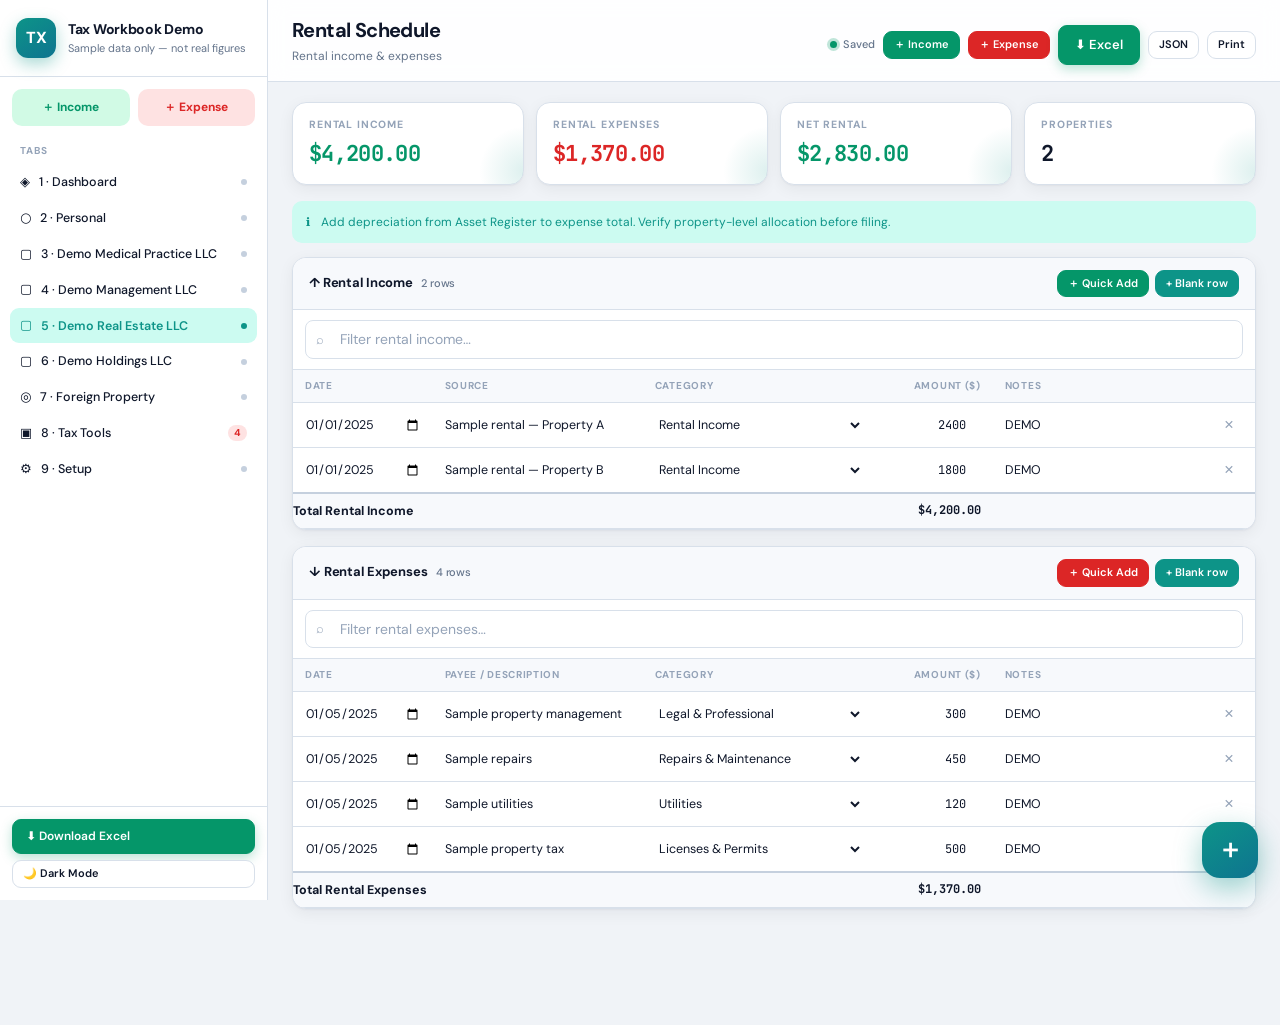
<file: real-estate.html>
<!DOCTYPE html>
<html lang="en" data-theme="light">
<head>
<meta charset="UTF-8">
<meta name="viewport" content="width=device-width, initial-scale=1">
<meta http-equiv="Content-Security-Policy" content="upgrade-insecure-requests">
<title>Real Estate — Tax Workbook Demo</title>
<link rel="preconnect" href="https://fonts.googleapis.com">
<link rel="preconnect" href="https://fonts.gstatic.com" crossorigin>
<link href="https://fonts.googleapis.com/css2?family=DM+Sans:ital,opsz,wght@0,9..40,400;0,9..40,500;0,9..40,600;0,9..40,700;1,9..40,400&family=JetBrains+Mono:wght@400;500;600&display=swap" rel="stylesheet">
<link rel="stylesheet" href="styles.css">
<script src="https://cdn.sheetjs.com/xlsx-0.20.3/package/dist/xlsx.full.min.js"></script>
</head>
<body data-page="rental">
<div class="tab-bar"><a href="index.html" class="">Dashboard</a><a href="personal.html" class="">Personal</a><a href="practice.html" class="">Practice</a><a href="management.html" class="">Management</a><a href="real-estate.html" class="active">Real Estate</a><a href="holdings.html" class="">Holdings</a><a href="foreign.html" class="">Foreign</a><a href="tax-tools.html" class="">Tax Tools</a></div>
<div class="shell">
  <aside class="sidebar">
    <div class="brand">
      <div class="logo">TX</div>
      <div>
        <h1>Tax Workbook Demo</h1>
        <p>Sample data only — not real figures</p>
      </div>
    </div>
    <div class="quick-btns">
      <button class="qbtn inc" id="quickIncomeBtn" title="Add income (N)">＋ Income</button>
      <button class="qbtn exp" id="quickExpenseBtn" title="Add expense (E)">＋ Expense</button>
    </div>
    <nav class="nav" id="nav"></nav>
    <div class="sidebar-foot">
      <button class="btn success" id="excelBtnSide" style="width:100%">⬇ Download Excel</button>
      <button class="btn sm" id="themeBtn" style="width:100%">🌙 Dark Mode</button>
    </div>
  </aside>
  <main class="main">
    <header class="topbar">
      <div>
        <h1 id="pageTitle">Real Estate</h1>
        <p id="pageSub">Demo Real Estate LLC</p>
      </div>
      <div class="actions" id="actions"></div>
    </header>
    <div class="content" id="content"></div>
  </main>
</div>

<div class="fab" id="fab">
  <div class="fab-menu">
    <button class="fab-item inc" data-quick="income">＋ Add Income</button>
    <button class="fab-item exp" data-quick="expense">＋ Add Expense</button>
  </div>
  <button class="fab-main" id="fabMain" title="Quick add">＋</button>
</div>

<div class="modal-back" id="entryModal" role="dialog" aria-modal="true">
  <div class="modal">
    <div class="modal-head">
      <h3 id="entryTitle">Add Transaction</h3>
      <button class="btn sm ghost" id="entryClose">✕</button>
    </div>
    <div class="modal-body">
      <div class="type-toggle">
        <button type="button" class="on inc" data-etype="income" id="etypeInc">↑ Income</button>
        <button type="button" data-etype="expense" id="etypeExp">↓ Expense</button>
      </div>
      <div class="field amount-big">
        <label>Amount ($)</label>
        <input type="number" step="0.01" id="eAmount" placeholder="0.00" autofocus>
      </div>
      <div class="field-row">
        <div class="field">
          <label>Date</label>
          <input type="date" id="eDate">
        </div>
        <div class="field">
          <label>Entity</label>
          <select id="eEntity"></select>
        </div>
      </div>
      <div class="field">
        <label>Category</label>
        <select id="eCategory"></select>
      </div>
      <div class="field">
        <label>Description</label>
        <input type="text" id="eDesc" placeholder="Who / what / source">
      </div>
      <div class="field">
        <label>Notes <span style="font-weight:500;text-transform:none;letter-spacing:0">(optional)</span></label>
        <input type="text" id="eNotes" placeholder="Tax flag, receipt #, etc.">
      </div>
    </div>
    <div class="modal-foot">
      <button class="btn" id="entryCancel">Cancel</button>
      <button class="btn" id="entrySaveAnother">Save &amp; Add Another</button>
      <button class="btn primary" id="entrySave">Save</button>
    </div>
  </div>
</div>

<div class="toast" id="toast"></div>
<input type="file" id="fileInput" accept=".json" style="display:none">
<script src="app.js"></script>
</body>
</html>
</file>
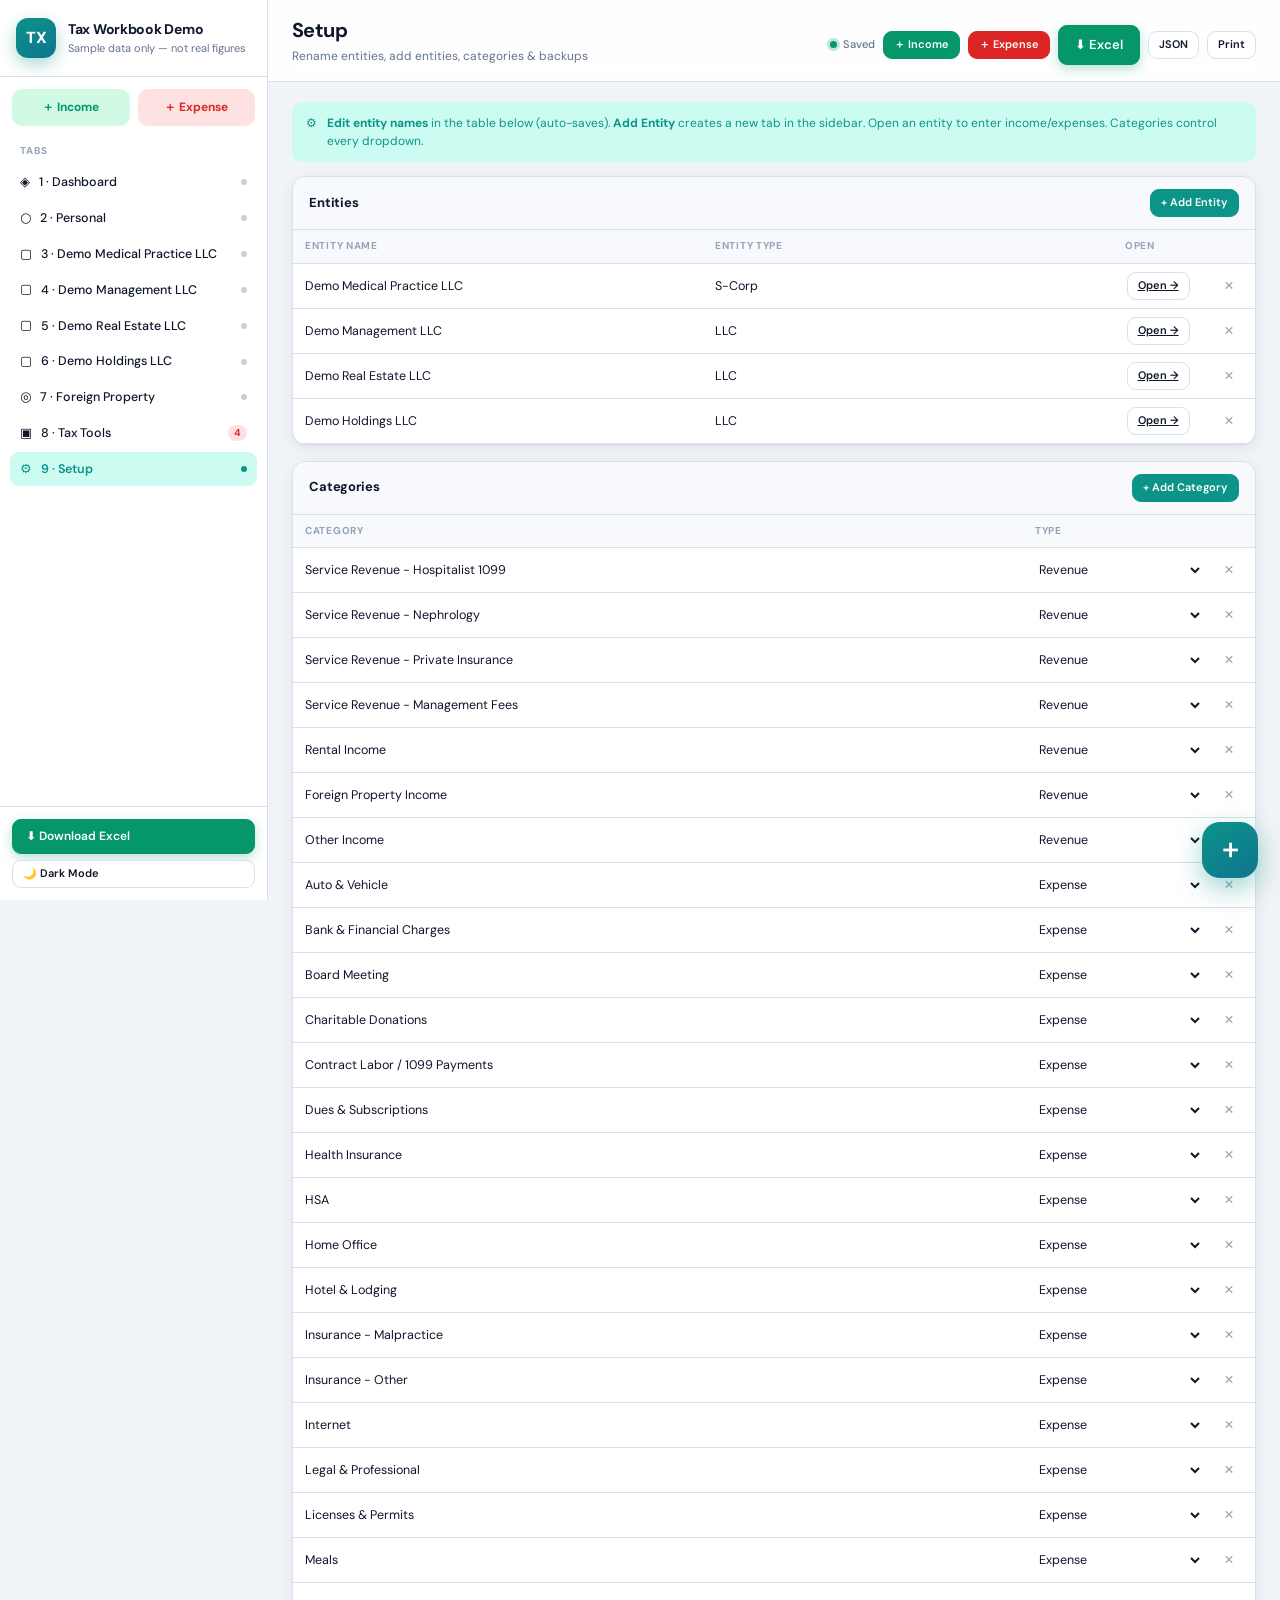
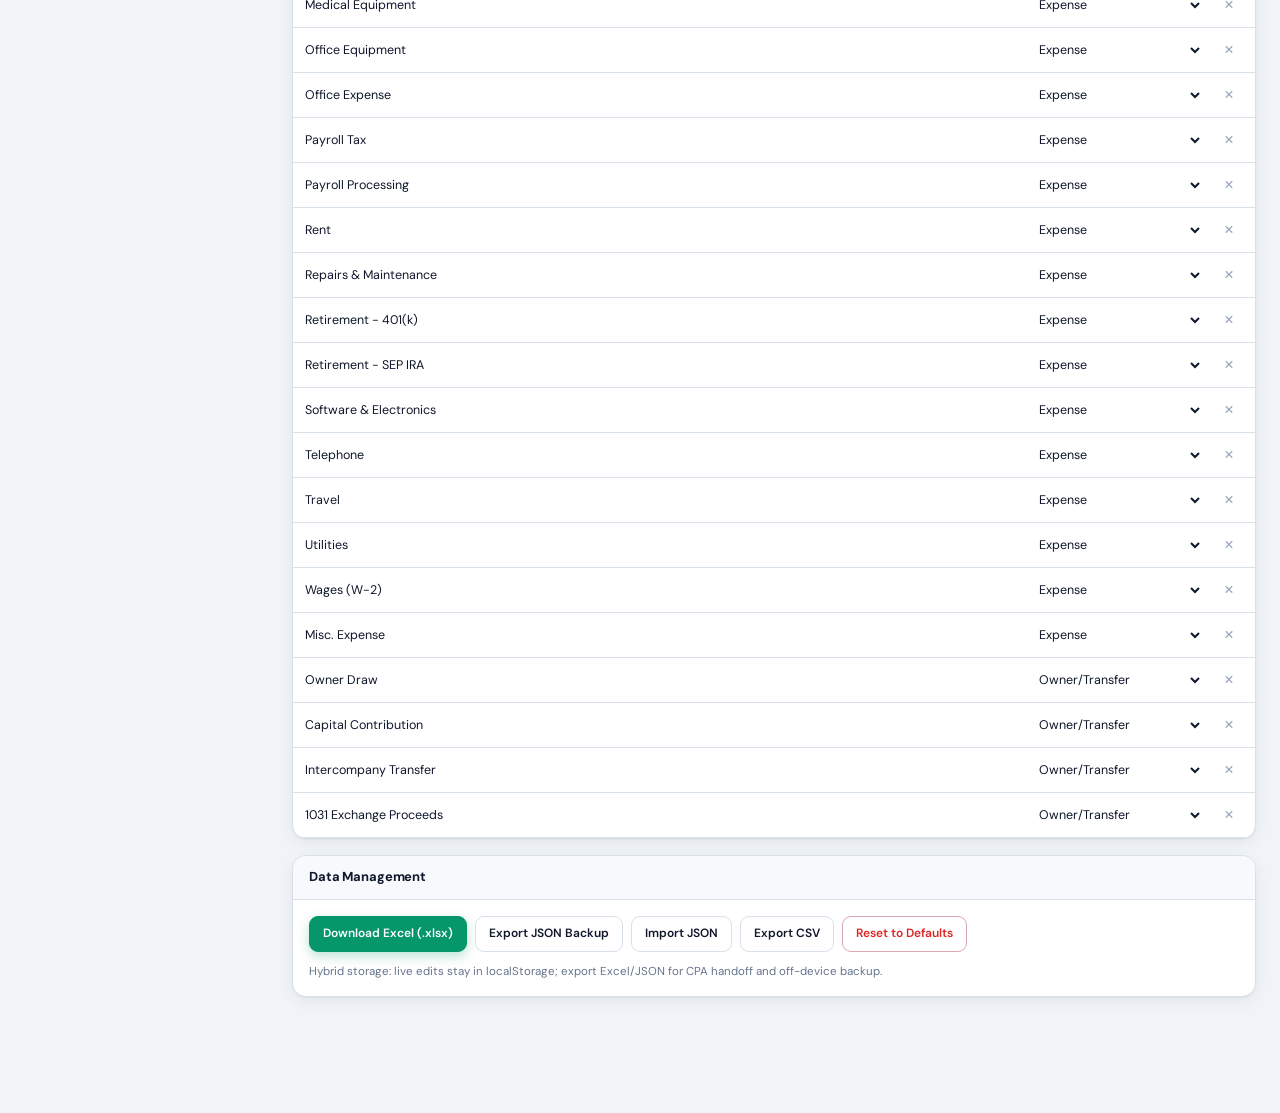
<file: setup.html>
<!DOCTYPE html>
<html lang="en" data-theme="light">
<head>
<meta charset="UTF-8">
<meta name="viewport" content="width=device-width, initial-scale=1">
<meta http-equiv="Content-Security-Policy" content="upgrade-insecure-requests">
<title>Setup — Tax Workbook Demo</title>
<link rel="preconnect" href="https://fonts.googleapis.com">
<link rel="preconnect" href="https://fonts.gstatic.com" crossorigin>
<link href="https://fonts.googleapis.com/css2?family=DM+Sans:ital,opsz,wght@0,9..40,400;0,9..40,500;0,9..40,600;0,9..40,700;1,9..40,400&family=JetBrains+Mono:wght@400;500;600&display=swap" rel="stylesheet">
<link rel="stylesheet" href="styles.css">
<script src="https://cdn.sheetjs.com/xlsx-0.20.3/package/dist/xlsx.full.min.js"></script>
</head>
<body data-page="setup">
<div class="tab-bar"><a href="index.html" class="">Dashboard</a><a href="personal.html" class="">Personal</a><a href="practice.html" class="active">Practice</a><a href="management.html" class="">Management</a><a href="real-estate.html" class="">Real Estate</a><a href="holdings.html" class="">Holdings</a><a href="foreign.html" class="">Foreign</a><a href="tax-tools.html" class="">Tax Tools</a></div>
<div class="shell">
  <aside class="sidebar">
    <div class="brand">
      <div class="logo">TX</div>
      <div>
        <h1>Tax Workbook Demo</h1>
        <p>Sample data only — not real figures</p>
      </div>
    </div>
    <div class="quick-btns">
      <button class="qbtn inc" id="quickIncomeBtn" title="Add income (N)">＋ Income</button>
      <button class="qbtn exp" id="quickExpenseBtn" title="Add expense (E)">＋ Expense</button>
    </div>
    <nav class="nav" id="nav"></nav>
    <div class="sidebar-foot">
      <button class="btn success" id="excelBtnSide" style="width:100%">⬇ Download Excel</button>
      <button class="btn sm" id="themeBtn" style="width:100%">🌙 Dark Mode</button>
    </div>
  </aside>
  <main class="main">
    <header class="topbar">
      <div>
        <h1 id="pageTitle">Setup</h1>
        <p id="pageSub">Rename entities, add entities, categories & backups</p>
      </div>
      <div class="actions" id="actions"></div>
    </header>
    <div class="content" id="content"></div>
  </main>
</div>

<div class="fab" id="fab">
  <div class="fab-menu">
    <button class="fab-item inc" data-quick="income">＋ Add Income</button>
    <button class="fab-item exp" data-quick="expense">＋ Add Expense</button>
  </div>
  <button class="fab-main" id="fabMain" title="Quick add">＋</button>
</div>

<div class="modal-back" id="entryModal" role="dialog" aria-modal="true">
  <div class="modal">
    <div class="modal-head">
      <h3 id="entryTitle">Add Transaction</h3>
      <button class="btn sm ghost" id="entryClose">✕</button>
    </div>
    <div class="modal-body">
      <div class="type-toggle">
        <button type="button" class="on inc" data-etype="income" id="etypeInc">↑ Income</button>
        <button type="button" data-etype="expense" id="etypeExp">↓ Expense</button>
      </div>
      <div class="field amount-big">
        <label>Amount ($)</label>
        <input type="number" step="0.01" id="eAmount" placeholder="0.00" autofocus>
      </div>
      <div class="field-row">
        <div class="field">
          <label>Date</label>
          <input type="date" id="eDate">
        </div>
        <div class="field">
          <label>Entity</label>
          <select id="eEntity"></select>
        </div>
      </div>
      <div class="field">
        <label>Category</label>
        <select id="eCategory"></select>
      </div>
      <div class="field">
        <label>Description</label>
        <input type="text" id="eDesc" placeholder="Who / what / source">
      </div>
      <div class="field">
        <label>Notes <span style="font-weight:500;text-transform:none;letter-spacing:0">(optional)</span></label>
        <input type="text" id="eNotes" placeholder="Tax flag, receipt #, etc.">
      </div>
    </div>
    <div class="modal-foot">
      <button class="btn" id="entryCancel">Cancel</button>
      <button class="btn" id="entrySaveAnother">Save &amp; Add Another</button>
      <button class="btn primary" id="entrySave">Save</button>
    </div>
  </div>
</div>

<div class="toast" id="toast"></div>
<input type="file" id="fileInput" accept=".json" style="display:none">
<script src="app.js"></script>
</body>
</html>
</file>
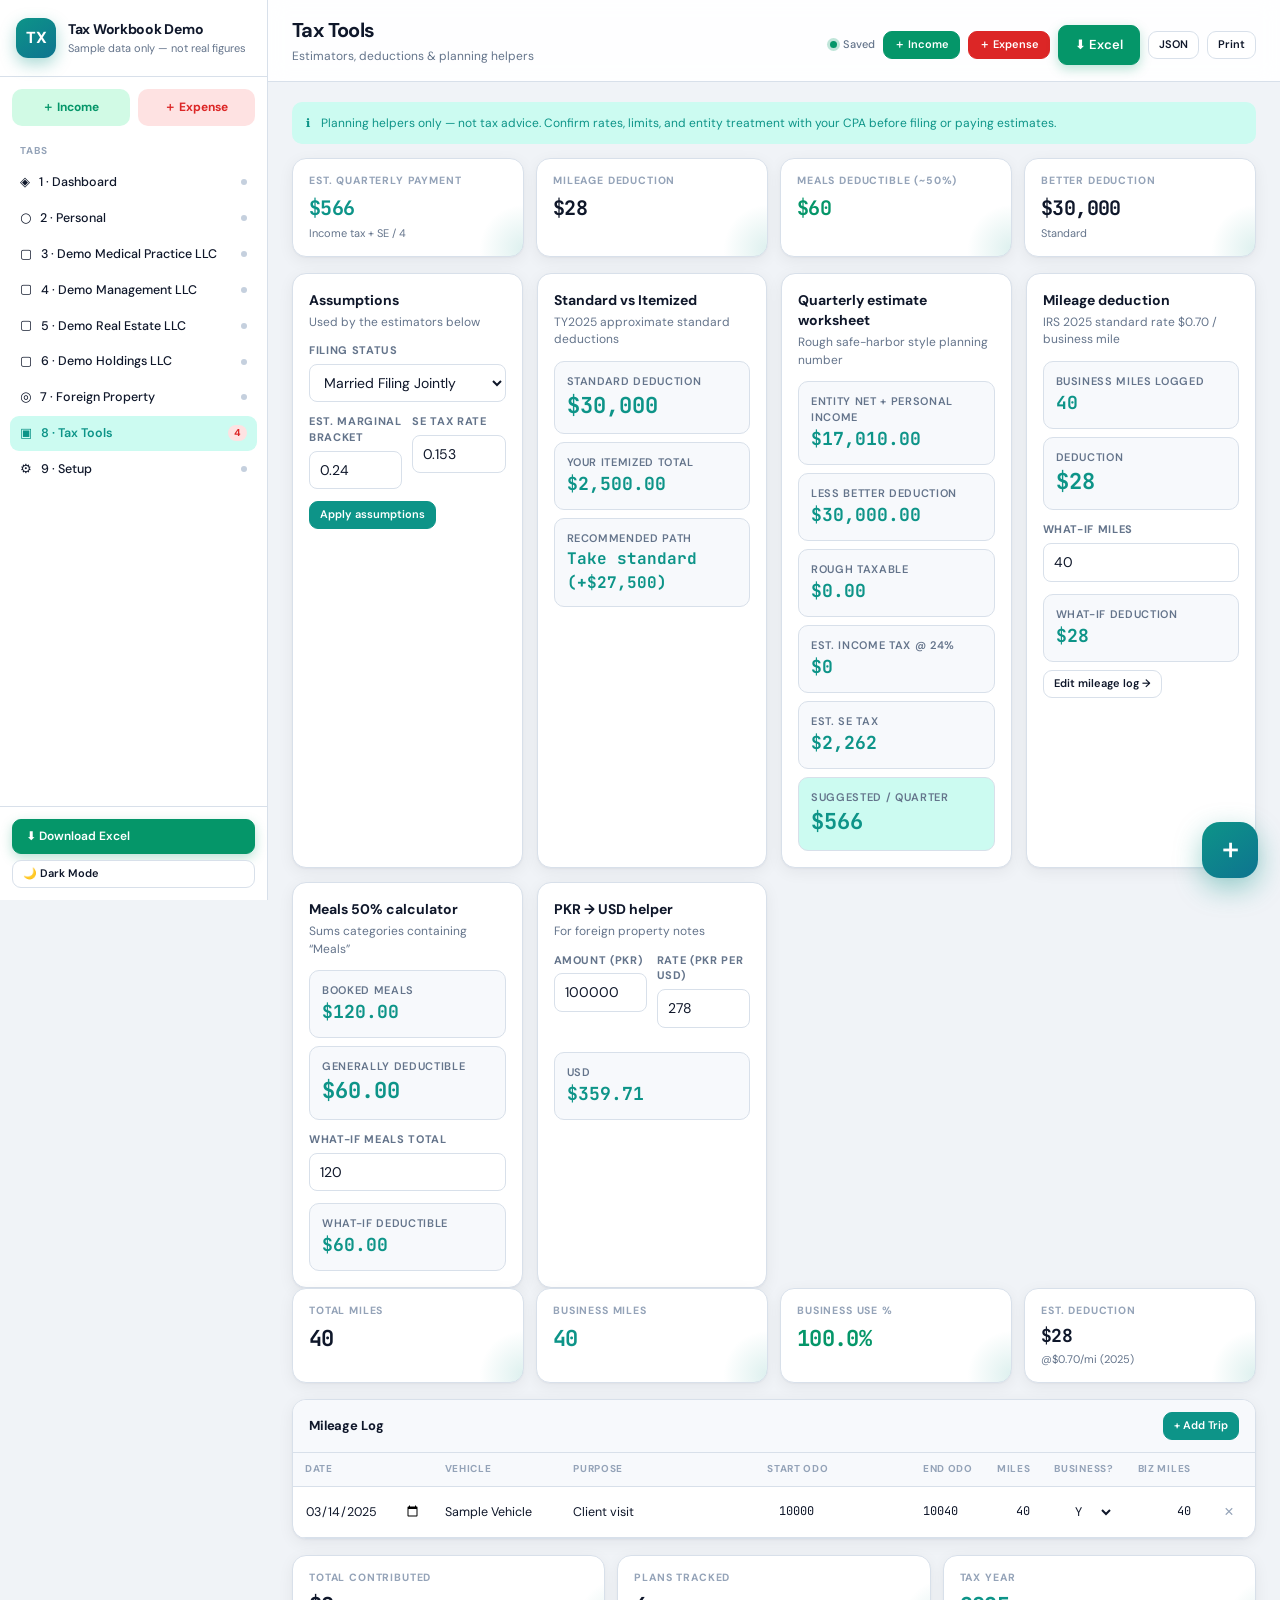
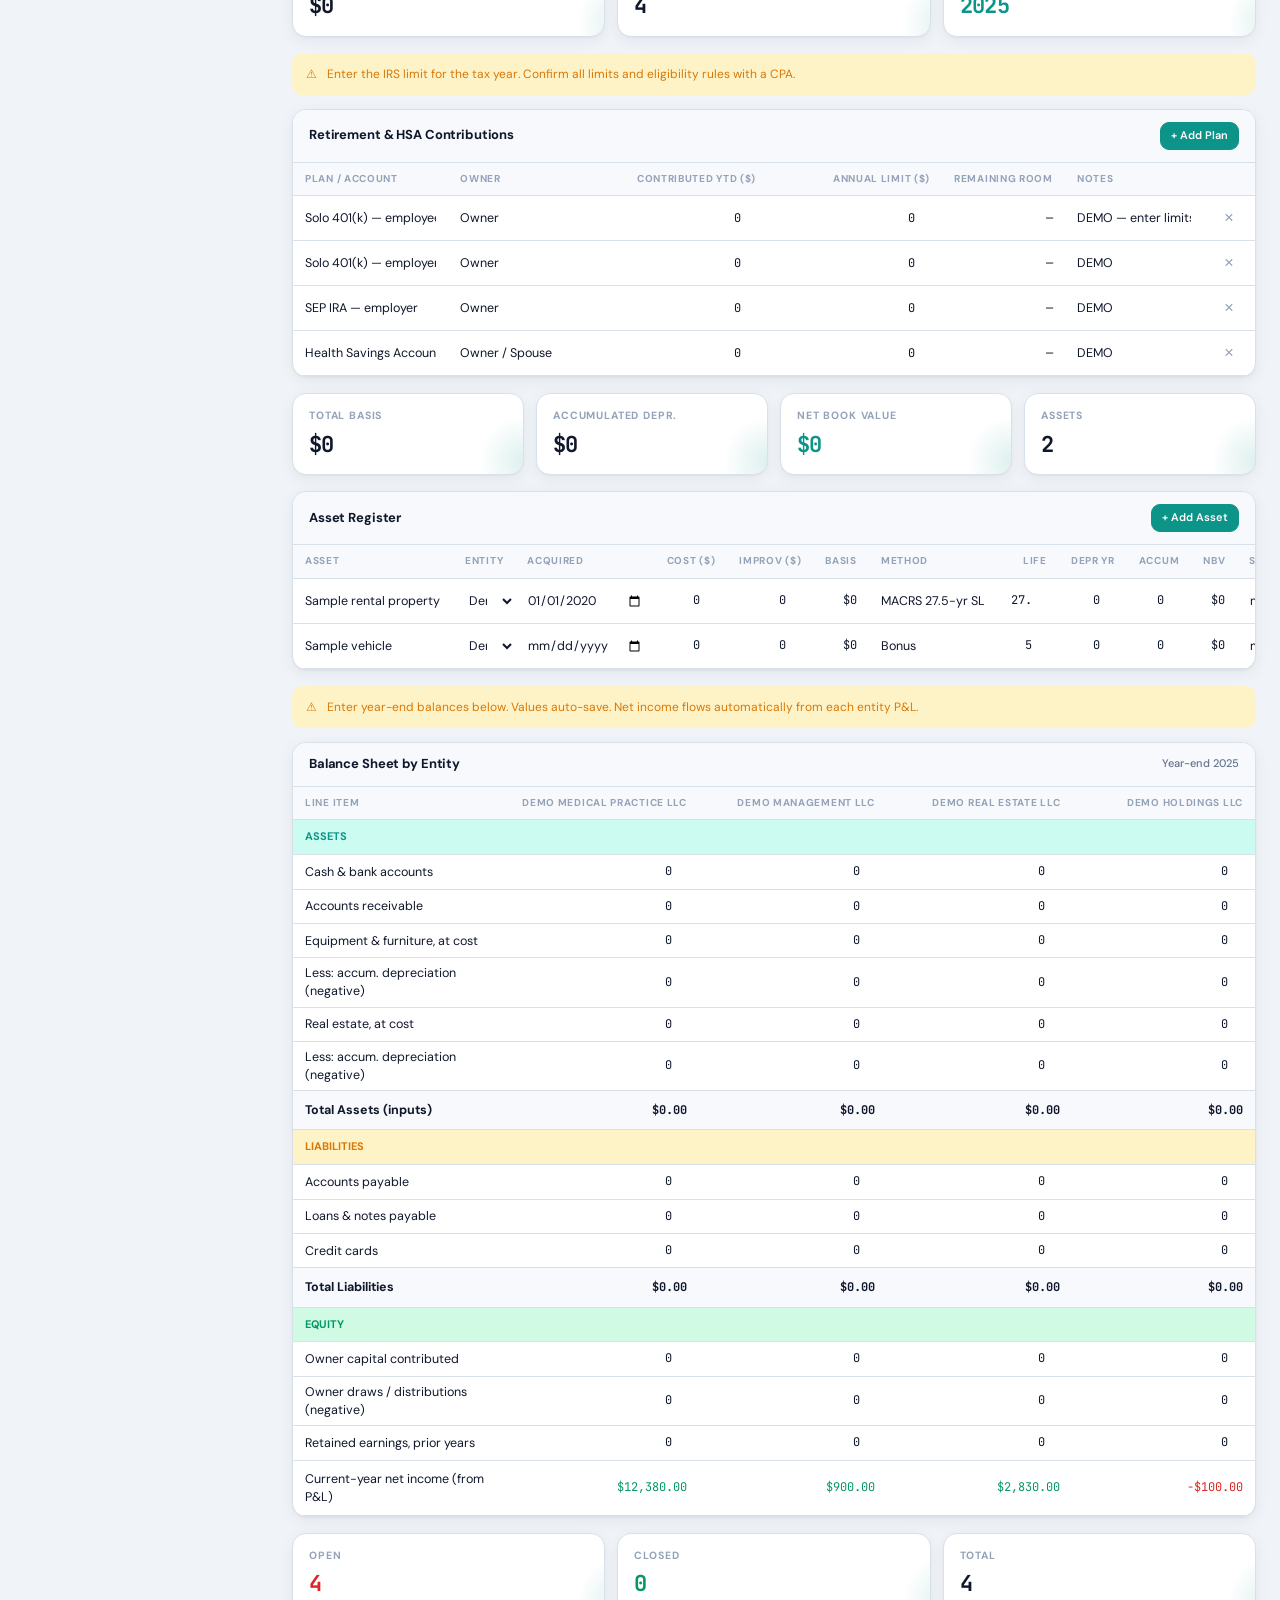
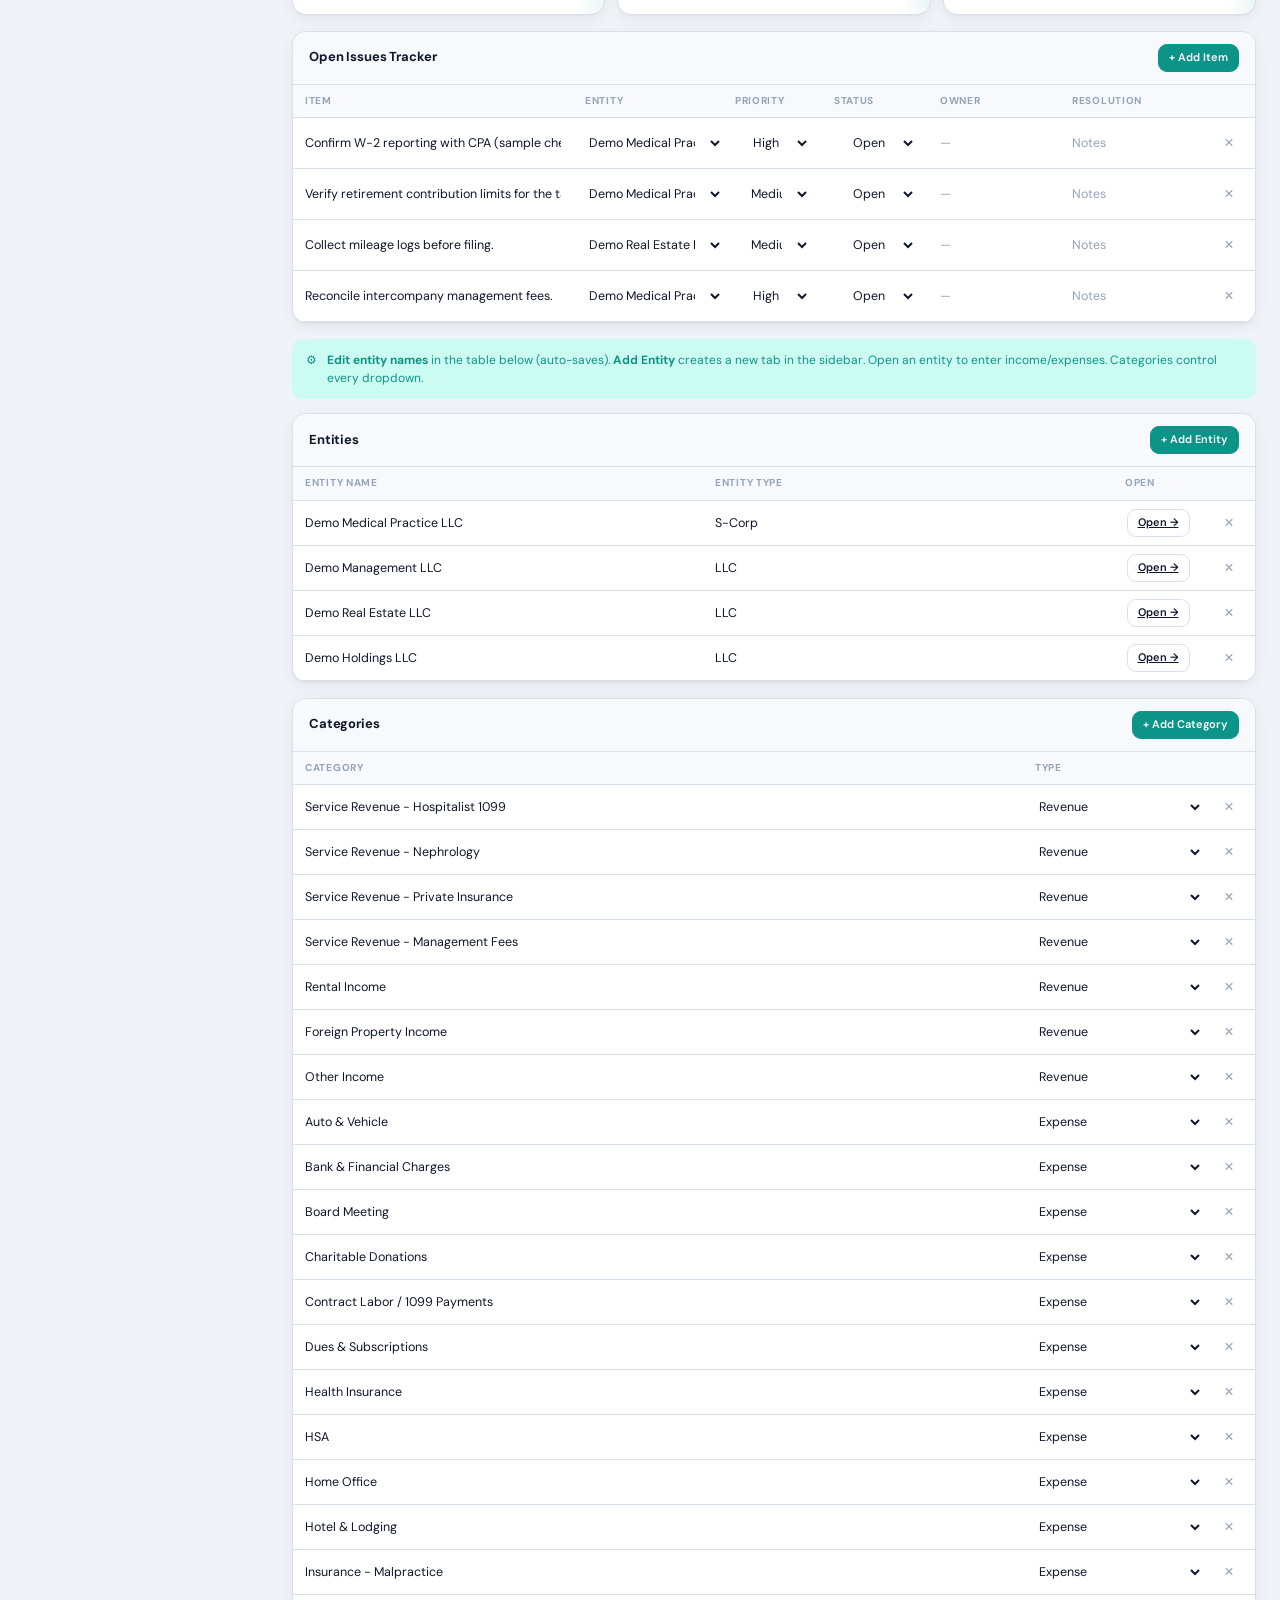
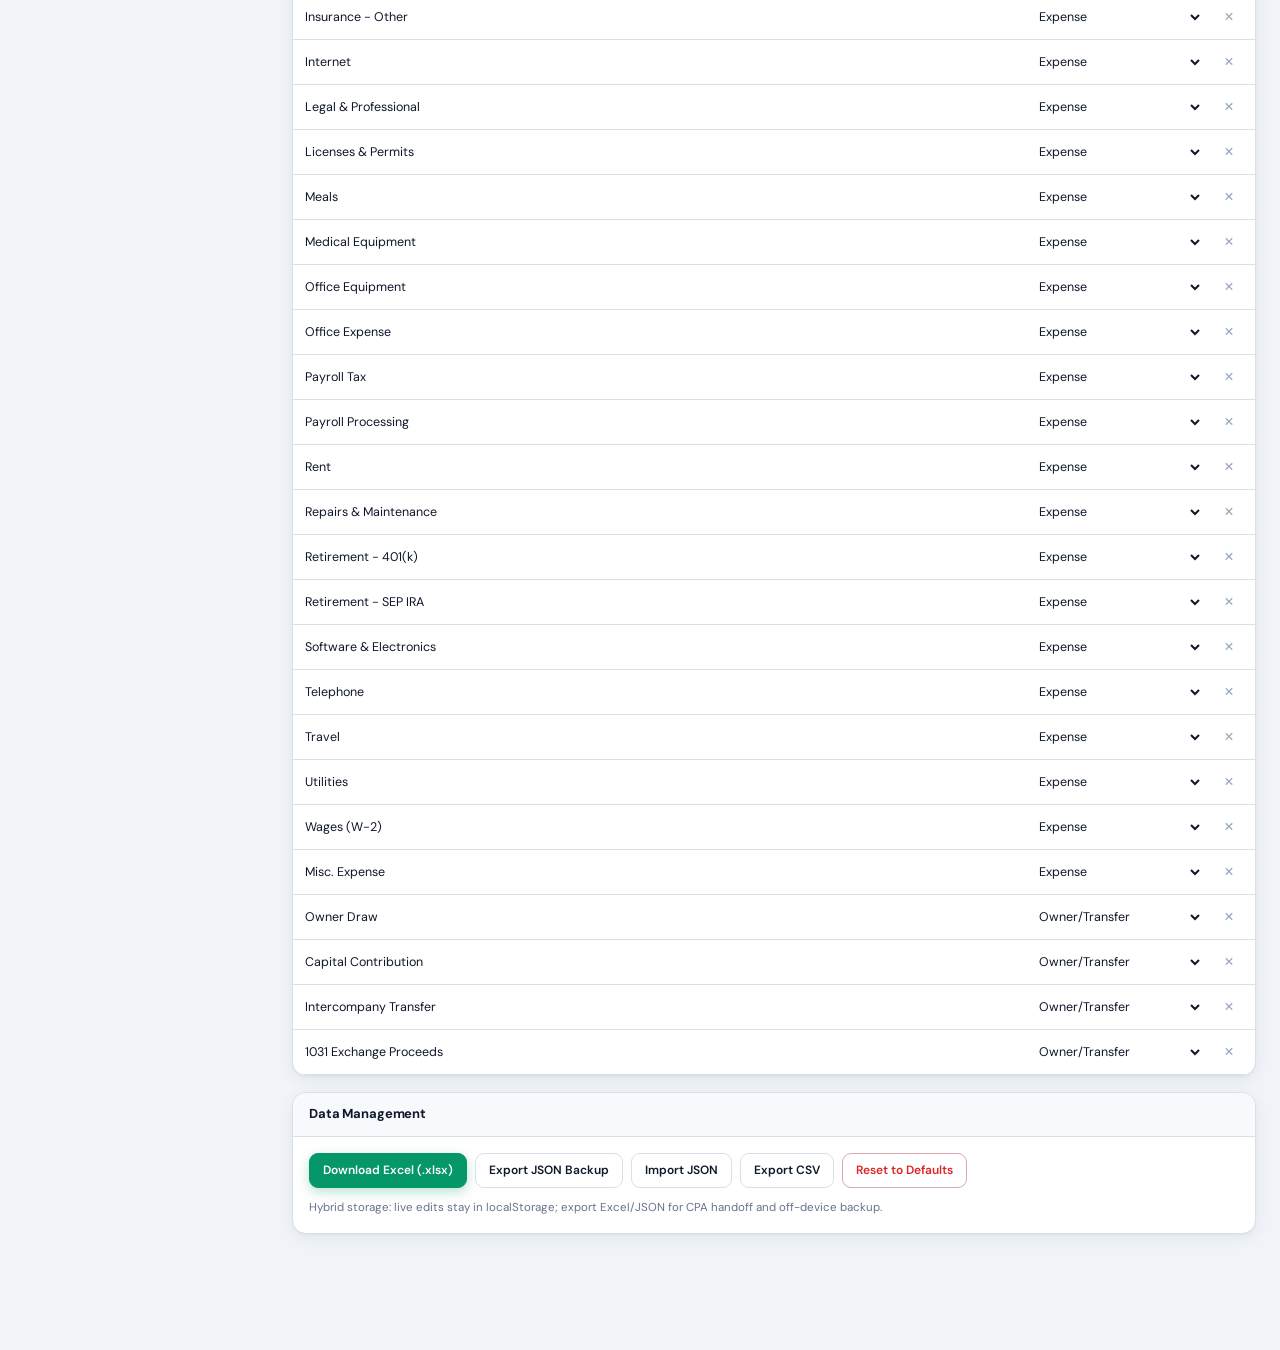
<file: tax-tools.html>
<!DOCTYPE html>
<html lang="en" data-theme="light">
<head>
<meta charset="UTF-8">
<meta name="viewport" content="width=device-width, initial-scale=1">
<meta http-equiv="Content-Security-Policy" content="upgrade-insecure-requests">
<title>Tax Tools — Tax Workbook Demo</title>
<link rel="preconnect" href="https://fonts.googleapis.com">
<link rel="preconnect" href="https://fonts.gstatic.com" crossorigin>
<link href="https://fonts.googleapis.com/css2?family=DM+Sans:ital,opsz,wght@0,9..40,400;0,9..40,500;0,9..40,600;0,9..40,700;1,9..40,400&family=JetBrains+Mono:wght@400;500;600&display=swap" rel="stylesheet">
<link rel="stylesheet" href="styles.css">
<script src="https://cdn.sheetjs.com/xlsx-0.20.3/package/dist/xlsx.full.min.js"></script>
</head>
<body data-page="taxtools">
<div class="tab-bar"><a href="index.html" class="">Dashboard</a><a href="personal.html" class="">Personal</a><a href="practice.html" class="">Practice</a><a href="management.html" class="">Management</a><a href="real-estate.html" class="">Real Estate</a><a href="holdings.html" class="">Holdings</a><a href="foreign.html" class="">Foreign</a><a href="tax-tools.html" class="active">Tax Tools</a></div>
<div class="shell">
  <aside class="sidebar">
    <div class="brand">
      <div class="logo">TX</div>
      <div>
        <h1>Tax Workbook Demo</h1>
        <p>Sample data only — not real figures</p>
      </div>
    </div>
    <div class="quick-btns">
      <button class="qbtn inc" id="quickIncomeBtn" title="Add income (N)">＋ Income</button>
      <button class="qbtn exp" id="quickExpenseBtn" title="Add expense (E)">＋ Expense</button>
    </div>
    <nav class="nav" id="nav"></nav>
    <div class="sidebar-foot">
      <button class="btn success" id="excelBtnSide" style="width:100%">⬇ Download Excel</button>
      <button class="btn sm" id="themeBtn" style="width:100%">🌙 Dark Mode</button>
    </div>
  </aside>
  <main class="main">
    <header class="topbar">
      <div>
        <h1 id="pageTitle">Tax Tools</h1>
        <p id="pageSub">Estimators & tax helpers</p>
      </div>
      <div class="actions" id="actions"></div>
    </header>
    <div class="content" id="content"></div>
  </main>
</div>

<div class="fab" id="fab">
  <div class="fab-menu">
    <button class="fab-item inc" data-quick="income">＋ Add Income</button>
    <button class="fab-item exp" data-quick="expense">＋ Add Expense</button>
  </div>
  <button class="fab-main" id="fabMain" title="Quick add">＋</button>
</div>

<div class="modal-back" id="entryModal" role="dialog" aria-modal="true">
  <div class="modal">
    <div class="modal-head">
      <h3 id="entryTitle">Add Transaction</h3>
      <button class="btn sm ghost" id="entryClose">✕</button>
    </div>
    <div class="modal-body">
      <div class="type-toggle">
        <button type="button" class="on inc" data-etype="income" id="etypeInc">↑ Income</button>
        <button type="button" data-etype="expense" id="etypeExp">↓ Expense</button>
      </div>
      <div class="field amount-big">
        <label>Amount ($)</label>
        <input type="number" step="0.01" id="eAmount" placeholder="0.00" autofocus>
      </div>
      <div class="field-row">
        <div class="field">
          <label>Date</label>
          <input type="date" id="eDate">
        </div>
        <div class="field">
          <label>Entity</label>
          <select id="eEntity"></select>
        </div>
      </div>
      <div class="field">
        <label>Category</label>
        <select id="eCategory"></select>
      </div>
      <div class="field">
        <label>Description</label>
        <input type="text" id="eDesc" placeholder="Who / what / source">
      </div>
      <div class="field">
        <label>Notes <span style="font-weight:500;text-transform:none;letter-spacing:0">(optional)</span></label>
        <input type="text" id="eNotes" placeholder="Tax flag, receipt #, etc.">
      </div>
    </div>
    <div class="modal-foot">
      <button class="btn" id="entryCancel">Cancel</button>
      <button class="btn" id="entrySaveAnother">Save &amp; Add Another</button>
      <button class="btn primary" id="entrySave">Save</button>
    </div>
  </div>
</div>

<div class="toast" id="toast"></div>
<input type="file" id="fileInput" accept=".json" style="display:none">
<script src="app.js"></script>
</body>
</html>
</file>
<file: styles.css>
:root{
  --bg:#f0f3f7;--bg2:#e8edf3;--surface:#ffffff;--surface2:#f7f9fc;
  --border:#d8e0ea;--border2:#c5d0de;
  --text:#0f172a;--muted:#64748b;--faint:#94a3b8;
  --accent:#0d9488;--accent-soft:#ccfbf1;--accent-hover:#0f766e;
  --green:#059669;--green-soft:#d1fae5;
  --red:#dc2626;--red-soft:#fee2e2;
  --amber:#d97706;--amber-soft:#fef3c7;
  --blue:#0284c8;--blue-soft:#e0f2fe;
  --shadow:0 1px 2px rgba(15,23,42,.04),0 4px 16px rgba(15,23,42,.06);
  --shadow-lg:0 12px 40px rgba(15,23,42,.14);
  --radius:14px;--radius-sm:9px;
  --font:'DM Sans',system-ui,sans-serif;
  --mono:'JetBrains Mono',ui-monospace,monospace;
  --sidebar:268px;
}
[data-theme="dark"]{
  --bg:#0b1220;--bg2:#111827;--surface:#151e2e;--surface2:#1a2438;
  --border:#243044;--border2:#334155;
  --text:#e8eef7;--muted:#94a3b8;--faint:#64748b;
  --accent:#2dd4bf;--accent-soft:#134e4a;--accent-hover:#5eead4;
  --green:#34d399;--green-soft:#064e3b;
  --red:#f87171;--red-soft:#7f1d1d;
  --amber:#fbbf24;--amber-soft:#78350f;
  --blue:#38bdf8;--blue-soft:#0c4a6e;
  --shadow:0 1px 2px rgba(0,0,0,.3),0 4px 16px rgba(0,0,0,.25);
  --shadow-lg:0 12px 40px rgba(0,0,0,.45);
}
*{box-sizing:border-box;margin:0;padding:0}
html{scroll-behavior:smooth}
body{font-family:var(--font);background:var(--bg);color:var(--text);
  font-size:14px;line-height:1.45;-webkit-font-smoothing:antialiased;min-height:100vh}
button,input,select,textarea{font:inherit;color:inherit}
button{cursor:pointer;border:none;background:none}
input,select,textarea{background:var(--surface);border:1px solid var(--border);border-radius:8px;padding:8px 10px;outline:none;transition:border .12s,box-shadow .12s}
input:focus,select:focus,textarea:focus{border-color:var(--accent);box-shadow:0 0 0 3px color-mix(in srgb,var(--accent) 22%,transparent)}
::placeholder{color:var(--faint)}

.shell{display:flex;min-height:100vh}
.sidebar{width:var(--sidebar);flex:0 0 var(--sidebar);background:var(--surface);
  border-right:1px solid var(--border);display:flex;flex-direction:column;
  position:sticky;top:0;height:100vh;overflow:hidden}
.brand{padding:18px 16px;border-bottom:1px solid var(--border);
  display:flex;align-items:center;gap:12px}
.logo{width:40px;height:40px;border-radius:12px;flex:0 0 40px;
  background:linear-gradient(145deg,#0d9488,#0e7490);
  display:grid;place-items:center;color:#fff;font-size:16px;font-weight:800;
  box-shadow:0 6px 16px rgba(13,148,136,.35)}
.brand h1{font-size:14px;font-weight:700;letter-spacing:-.02em}
.brand p{font-size:11px;color:var(--muted);margin-top:2px}
.quick-btns{display:grid;grid-template-columns:1fr 1fr;gap:8px;padding:12px 12px 4px}
.qbtn{display:flex;align-items:center;justify-content:center;gap:6px;
  padding:10px 8px;border-radius:10px;font-size:12px;font-weight:700;
  transition:transform .12s,filter .12s}
.qbtn.inc{background:var(--green-soft);color:var(--green)}
.qbtn.exp{background:var(--red-soft);color:var(--red)}
.qbtn:hover{transform:translateY(-1px);filter:brightness(1.05)}
.nav{flex:1;padding:8px 10px 16px;overflow-y:auto}
.nav-group{margin-bottom:12px}
.nav-label{font-size:10px;font-weight:700;letter-spacing:.1em;
  text-transform:uppercase;color:var(--faint);padding:6px 10px}
.nav-item{display:flex;align-items:center;gap:9px;width:100%;padding:8px 10px;
  border-radius:9px;font-size:12.5px;color:var(--muted);font-weight:500;
  transition:background .12s,color .12s;text-align:left;margin-bottom:1px}
.nav-item:hover{background:var(--bg2);color:var(--text)}
.nav-item.active{background:var(--accent-soft);color:var(--accent);font-weight:600}
.nav-item .dot{width:6px;height:6px;border-radius:50%;flex:0 0 6px;margin-left:auto;background:var(--border2)}
.nav-item.active .dot{background:var(--accent)}
.nav-badge{margin-left:auto;font-size:10px;font-weight:700;background:var(--red-soft);color:var(--red);
  padding:1px 6px;border-radius:999px}
.sidebar-foot{padding:12px;border-top:1px solid var(--border);display:flex;flex-direction:column;gap:6px}

.main{flex:1;min-width:0;display:flex;flex-direction:column}
.topbar{display:flex;align-items:flex-end;justify-content:space-between;gap:16px;
  padding:16px 24px;background:color-mix(in srgb,var(--surface) 92%,transparent);
  backdrop-filter:blur(10px);border-bottom:1px solid var(--border);
  position:sticky;top:0;z-index:20;flex-wrap:wrap}
.topbar h1{font-size:20px;font-weight:700;letter-spacing:-.03em}
.topbar p{font-size:12px;color:var(--muted);margin-top:3px}
.actions{display:flex;gap:8px;flex-wrap:wrap;align-items:center}
.btn{display:inline-flex;align-items:center;gap:6px;padding:8px 13px;
  border-radius:9px;font-size:12px;font-weight:600;border:1px solid var(--border);
  background:var(--surface);color:var(--text);transition:.12s;white-space:nowrap}
.btn:hover{background:var(--bg2);border-color:var(--border2)}
.btn.primary{background:var(--accent);color:#fff;border-color:var(--accent)}
.btn.primary:hover{background:var(--accent-hover);filter:none}
.btn.success{background:var(--green);color:#fff;border-color:var(--green);
  box-shadow:0 4px 12px color-mix(in srgb,var(--green) 28%,transparent)}
.btn.success:hover{filter:brightness(1.06);transform:translateY(-1px)}
.btn.danger{color:var(--red);border-color:color-mix(in srgb,var(--red) 30%,var(--border))}
.btn.danger:hover{background:var(--red-soft)}
.btn.ghost{background:transparent}
.btn.sm{padding:5px 10px;font-size:11px}
.btn.big{padding:10px 16px;font-size:13px}
.btn.inc{background:var(--green);color:#fff;border-color:var(--green)}
.btn.exp{background:var(--red);color:#fff;border-color:var(--red)}

.content{padding:20px 24px 100px;flex:1;max-width:1400px}
.card{background:var(--surface);border:1px solid var(--border);
  border-radius:var(--radius);box-shadow:var(--shadow);margin-bottom:16px;overflow:hidden}
.card-head{display:flex;align-items:center;justify-content:space-between;gap:12px;
  padding:12px 16px;border-bottom:1px solid var(--border);background:var(--surface2);flex-wrap:wrap}
.card-head h2{font-size:13px;font-weight:700;letter-spacing:-.01em;display:flex;align-items:center;gap:8px}
.card-head .sub{font-size:11px;color:var(--muted);font-weight:500}
.card-body{padding:16px}
.card-body.flush{padding:0}

.kpi-row{display:grid;grid-template-columns:repeat(auto-fit,minmax(170px,1fr));gap:12px;margin-bottom:16px}
.kpi{background:var(--surface);border:1px solid var(--border);border-radius:var(--radius);
  padding:14px 16px;box-shadow:var(--shadow);position:relative;overflow:hidden}
.kpi::after{content:'';position:absolute;inset:auto -20% -40% auto;width:90px;height:90px;
  border-radius:50%;background:radial-gradient(circle,color-mix(in srgb,var(--accent) 14%,transparent),transparent 70%);pointer-events:none}
.kpi .lbl{font-size:10.5px;font-weight:700;letter-spacing:.08em;text-transform:uppercase;color:var(--faint)}
.kpi .val{font-size:22px;font-weight:700;margin-top:5px;letter-spacing:-.03em;
  font-variant-numeric:tabular-nums;font-family:var(--mono)}
.kpi .meta{font-size:11px;color:var(--muted);margin-top:3px}
.kpi.green .val{color:var(--green)}
.kpi.red .val{color:var(--red)}
.kpi.accent .val{color:var(--accent)}

.table-wrap{overflow-x:auto}
table.grid{width:100%;border-collapse:collapse;font-size:12.5px}
table.grid th{text-align:left;font-size:10px;font-weight:700;letter-spacing:.07em;
  text-transform:uppercase;color:var(--faint);padding:9px 12px;
  border-bottom:1px solid var(--border);background:var(--surface2);white-space:nowrap}
table.grid td{padding:0;border-bottom:1px solid var(--border);vertical-align:middle}
table.grid tbody tr:hover{background:color-mix(in srgb,var(--accent) 5%,transparent)}
table.grid td input,table.grid td select{width:100%;border:none;background:transparent;
  padding:8px 12px;font-size:12.5px;outline:none;border-radius:0;box-shadow:none}
table.grid td input:focus,table.grid td select:focus{background:var(--accent-soft);
  box-shadow:inset 0 0 0 2px var(--accent)}
table.grid td input[type="number"]{text-align:right;font-variant-numeric:tabular-nums;font-family:var(--mono);font-size:12px}
table.grid td.num{text-align:right;padding:8px 12px;font-variant-numeric:tabular-nums;font-family:var(--mono);font-size:12px}
table.grid td.ctr{text-align:center;padding:8px 12px}
.row-del{width:28px;height:28px;border-radius:7px;display:grid;place-items:center;color:var(--faint);margin:0 auto;transition:.12s}
.row-del:hover{background:var(--red-soft);color:var(--red)}
.empty{padding:28px 20px;text-align:center;color:var(--faint);font-size:12.5px}
.empty strong{display:block;color:var(--muted);font-size:13px;margin-bottom:3px}
tfoot td{padding:10px 12px;font-weight:700;background:var(--surface2);border-top:2px solid var(--border2);font-size:12.5px}
tfoot td.num{text-align:right;font-family:var(--mono);font-variant-numeric:tabular-nums}
tfoot tr.net td{background:var(--accent-soft);color:var(--accent);font-size:13px}

.pill{display:inline-flex;align-items:center;padding:2px 8px;border-radius:999px;font-size:10px;font-weight:700;white-space:nowrap}
.pill.rev{background:var(--green-soft);color:var(--green)}
.pill.exp{background:var(--red-soft);color:var(--red)}
.pill.hi{background:var(--red-soft);color:var(--red)}
.pill.med{background:var(--amber-soft);color:var(--amber)}
.pill.lo{background:var(--blue-soft);color:var(--blue)}

.bars{display:flex;flex-direction:column;gap:11px}
.bar-row{display:grid;grid-template-columns:200px 1fr 110px;gap:12px;align-items:center}
.bar-name{font-size:12px;font-weight:600;white-space:nowrap;overflow:hidden;text-overflow:ellipsis}
.bar-track{height:18px;background:var(--bg2);border-radius:6px;overflow:hidden}
.bar-fill{height:100%;border-radius:6px;transition:width .4s;min-width:2px}
.bar-val{text-align:right;font-family:var(--mono);font-size:12px;font-variant-numeric:tabular-nums;font-weight:600}

.hint{display:flex;gap:10px;padding:12px 14px;border-radius:10px;
  background:var(--accent-soft);color:var(--accent);font-size:12px;line-height:1.5;margin-bottom:14px}
.hint.warn{background:var(--amber-soft);color:var(--amber)}
.hint.good{background:var(--green-soft);color:var(--green)}

.toast{position:fixed;bottom:24px;right:24px;z-index:300;background:#0f172a;color:#fff;
  padding:11px 16px;border-radius:11px;font-size:12.5px;font-weight:600;
  box-shadow:var(--shadow-lg);opacity:0;transform:translateY(12px);transition:.25s;pointer-events:none}
[data-theme="dark"] .toast{background:#e8eef7;color:#0f172a}
.toast.show{opacity:1;transform:translateY(0)}
.save-dot{display:inline-flex;align-items:center;gap:6px;font-size:11px;color:var(--muted);font-weight:500}
.save-dot i{width:7px;height:7px;border-radius:50%;background:var(--green);display:block;box-shadow:0 0 0 3px color-mix(in srgb,var(--green) 25%,transparent)}
.grid-2{display:grid;grid-template-columns:repeat(auto-fit,minmax(230px,1fr));gap:14px}
.grid-3{display:grid;grid-template-columns:repeat(auto-fit,minmax(260px,1fr));gap:14px}

.excel-banner{display:flex;align-items:center;gap:14px;padding:16px 18px;
  background:linear-gradient(135deg,#0d9488,#0e7490);color:#fff;border-radius:var(--radius);
  margin-bottom:16px;box-shadow:0 8px 24px rgba(13,148,136,.28)}
.excel-banner .icon{font-size:26px}
.excel-banner .txt{flex:1}
.excel-banner h3{font-size:14px;font-weight:700;margin-bottom:2px}
.excel-banner p{font-size:12px;opacity:.9}
.excel-banner button{background:#fff;color:#0d9488;padding:10px 16px;border-radius:9px;
  font-weight:700;font-size:12.5px;transition:.15s;white-space:nowrap}
.excel-banner button:hover{transform:translateY(-1px);box-shadow:0 6px 16px rgba(0,0,0,.15)}

.toolbar{display:flex;gap:8px;flex-wrap:wrap;align-items:center;margin-bottom:12px}
.search{flex:1;min-width:180px;position:relative}
.search input{width:100%;padding-left:34px}
.search .ico{position:absolute;left:11px;top:50%;transform:translateY(-50%);color:var(--faint);pointer-events:none;font-size:13px}
.filter-chip{padding:6px 11px;border-radius:999px;border:1px solid var(--border);font-size:11px;font-weight:600;color:var(--muted);background:var(--surface)}
.filter-chip.on{background:var(--accent-soft);color:var(--accent);border-color:transparent}

.fab{position:fixed;right:22px;bottom:22px;z-index:40;display:flex;flex-direction:column;gap:8px;align-items:flex-end}
.fab-main{width:56px;height:56px;border-radius:18px;background:linear-gradient(145deg,#0d9488,#0e7490);
  color:#fff;font-size:26px;font-weight:700;box-shadow:0 10px 28px rgba(13,148,136,.4);
  display:grid;place-items:center;transition:transform .15s}
.fab-main:hover{transform:scale(1.05)}
.fab-menu{display:none;flex-direction:column;gap:8px}
.fab.open .fab-menu{display:flex}
.fab-item{display:inline-flex;align-items:center;gap:8px;padding:10px 14px;border-radius:12px;
  background:var(--surface);border:1px solid var(--border);box-shadow:var(--shadow);
  font-size:12.5px;font-weight:700}
.fab-item.inc{color:var(--green)}
.fab-item.exp{color:var(--red)}

.modal-back{position:fixed;inset:0;background:rgba(15,23,42,.45);backdrop-filter:blur(4px);
  z-index:100;display:none;align-items:flex-end;justify-content:center;padding:16px}
.modal-back.show{display:flex}
.modal{background:var(--surface);border:1px solid var(--border);border-radius:18px 18px 14px 14px;
  width:min(520px,100%);max-height:92vh;overflow:auto;box-shadow:var(--shadow-lg);
  animation:slideUp .22s ease}
@keyframes slideUp{from{transform:translateY(24px);opacity:0}to{transform:none;opacity:1}}
.modal-head{display:flex;align-items:center;justify-content:space-between;padding:16px 18px;border-bottom:1px solid var(--border)}
.modal-head h3{font-size:16px;font-weight:700}
.modal-body{padding:16px 18px 8px}
.modal-foot{padding:12px 18px 18px;display:flex;gap:8px;justify-content:flex-end;flex-wrap:wrap}
.field{margin-bottom:12px}
.field label{display:block;font-size:11px;font-weight:700;letter-spacing:.06em;text-transform:uppercase;color:var(--muted);margin-bottom:5px}
.field input,.field select,.field textarea{width:100%}
.field-row{display:grid;grid-template-columns:1fr 1fr;gap:10px}
.type-toggle{display:grid;grid-template-columns:1fr 1fr;gap:8px;margin-bottom:14px}
.type-toggle button{padding:12px;border-radius:11px;border:2px solid var(--border);font-weight:700;font-size:13px;transition:.12s}
.type-toggle button.on.inc{border-color:var(--green);background:var(--green-soft);color:var(--green)}
.type-toggle button.on.exp{border-color:var(--red);background:var(--red-soft);color:var(--red)}
.amount-big input{font-size:28px;font-weight:700;font-family:var(--mono);text-align:center;padding:14px;letter-spacing:-.02em}

.tool-card{background:var(--surface);border:1px solid var(--border);border-radius:var(--radius);
  padding:16px;box-shadow:var(--shadow)}
.tool-card h3{font-size:14px;font-weight:700;margin-bottom:4px}
.tool-card p{font-size:12px;color:var(--muted);margin-bottom:12px}
.tool-result{margin-top:12px;padding:12px;border-radius:10px;background:var(--surface2);border:1px solid var(--border)}
.tool-result .big{font-size:22px;font-weight:700;font-family:var(--mono);color:var(--accent)}
.tool-result .lbl{font-size:11px;color:var(--muted);font-weight:600;text-transform:uppercase;letter-spacing:.06em}
.seg{display:flex;gap:4px;background:var(--bg2);padding:3px;border-radius:10px;margin-bottom:12px}
.seg button{flex:1;padding:7px;border-radius:8px;font-size:11px;font-weight:700;color:var(--muted)}
.seg button.on{background:var(--surface);color:var(--text);box-shadow:var(--shadow)}

.shortcut{font-size:10px;color:var(--faint);border:1px solid var(--border);padding:1px 5px;border-radius:4px;font-family:var(--mono)}

@media (max-width:900px){
  .shell{flex-direction:column}
  .sidebar{width:100%;flex:none;height:auto;position:static;border-right:none;border-bottom:1px solid var(--border)}
  .nav{display:flex;gap:6px;overflow-x:auto;padding:8px 10px;max-height:none}
  .nav-group{margin:0;display:flex;gap:6px;align-items:center;flex-shrink:0}
  .nav-label{display:none}
  .nav-item{white-space:nowrap;padding:7px 12px;margin:0}
  .nav-item .dot,.nav-badge{display:none}
  .quick-btns{padding:10px}
  .topbar{padding:12px 14px}
  .content{padding:14px 14px 110px}
  .bar-row{grid-template-columns:1fr;gap:4px}
  .bar-val{text-align:left}
  .field-row{grid-template-columns:1fr}
  .excel-banner{flex-wrap:wrap}
}
@media print{
  .sidebar,.fab,.modal-back,.toast,.excel-banner,.actions .btn,.topbar .actions{display:none!important}
  .main{width:100%}
  .content{padding:0;max-width:none}
  .card{break-inside:avoid;box-shadow:none}
}
a.nav-item{text-decoration:none;color:inherit}
a.nav-item:visited{color:inherit}
.tab-bar{display:none}
@media (max-width:900px){
  .tab-bar{display:flex;gap:6px;overflow-x:auto;padding:10px 12px;background:var(--surface);border-bottom:1px solid var(--border);position:sticky;top:0;z-index:25}
  .tab-bar a{flex:0 0 auto;padding:8px 12px;border-radius:999px;border:1px solid var(--border);font-size:11px;font-weight:700;color:var(--muted);text-decoration:none;white-space:nowrap}
  .tab-bar a.active{background:var(--accent-soft);color:var(--accent);border-color:transparent}
}
</file>
